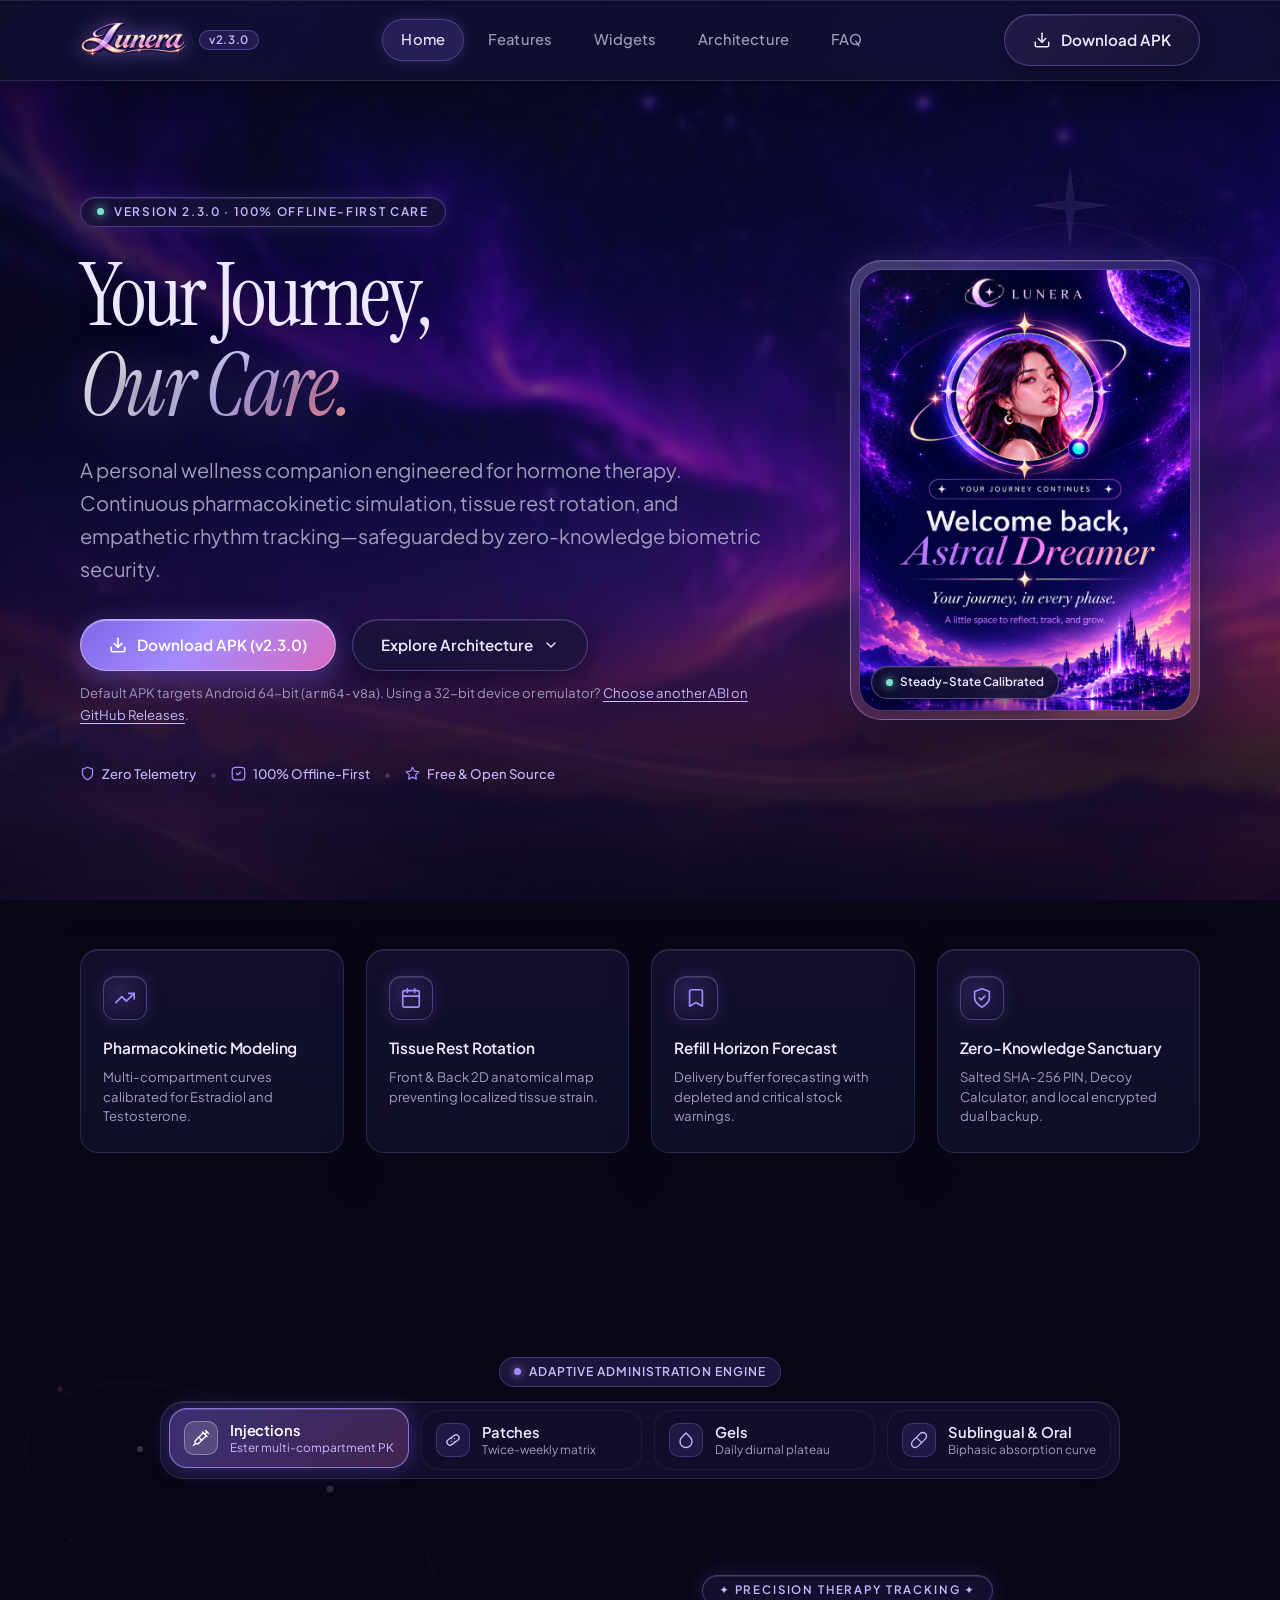
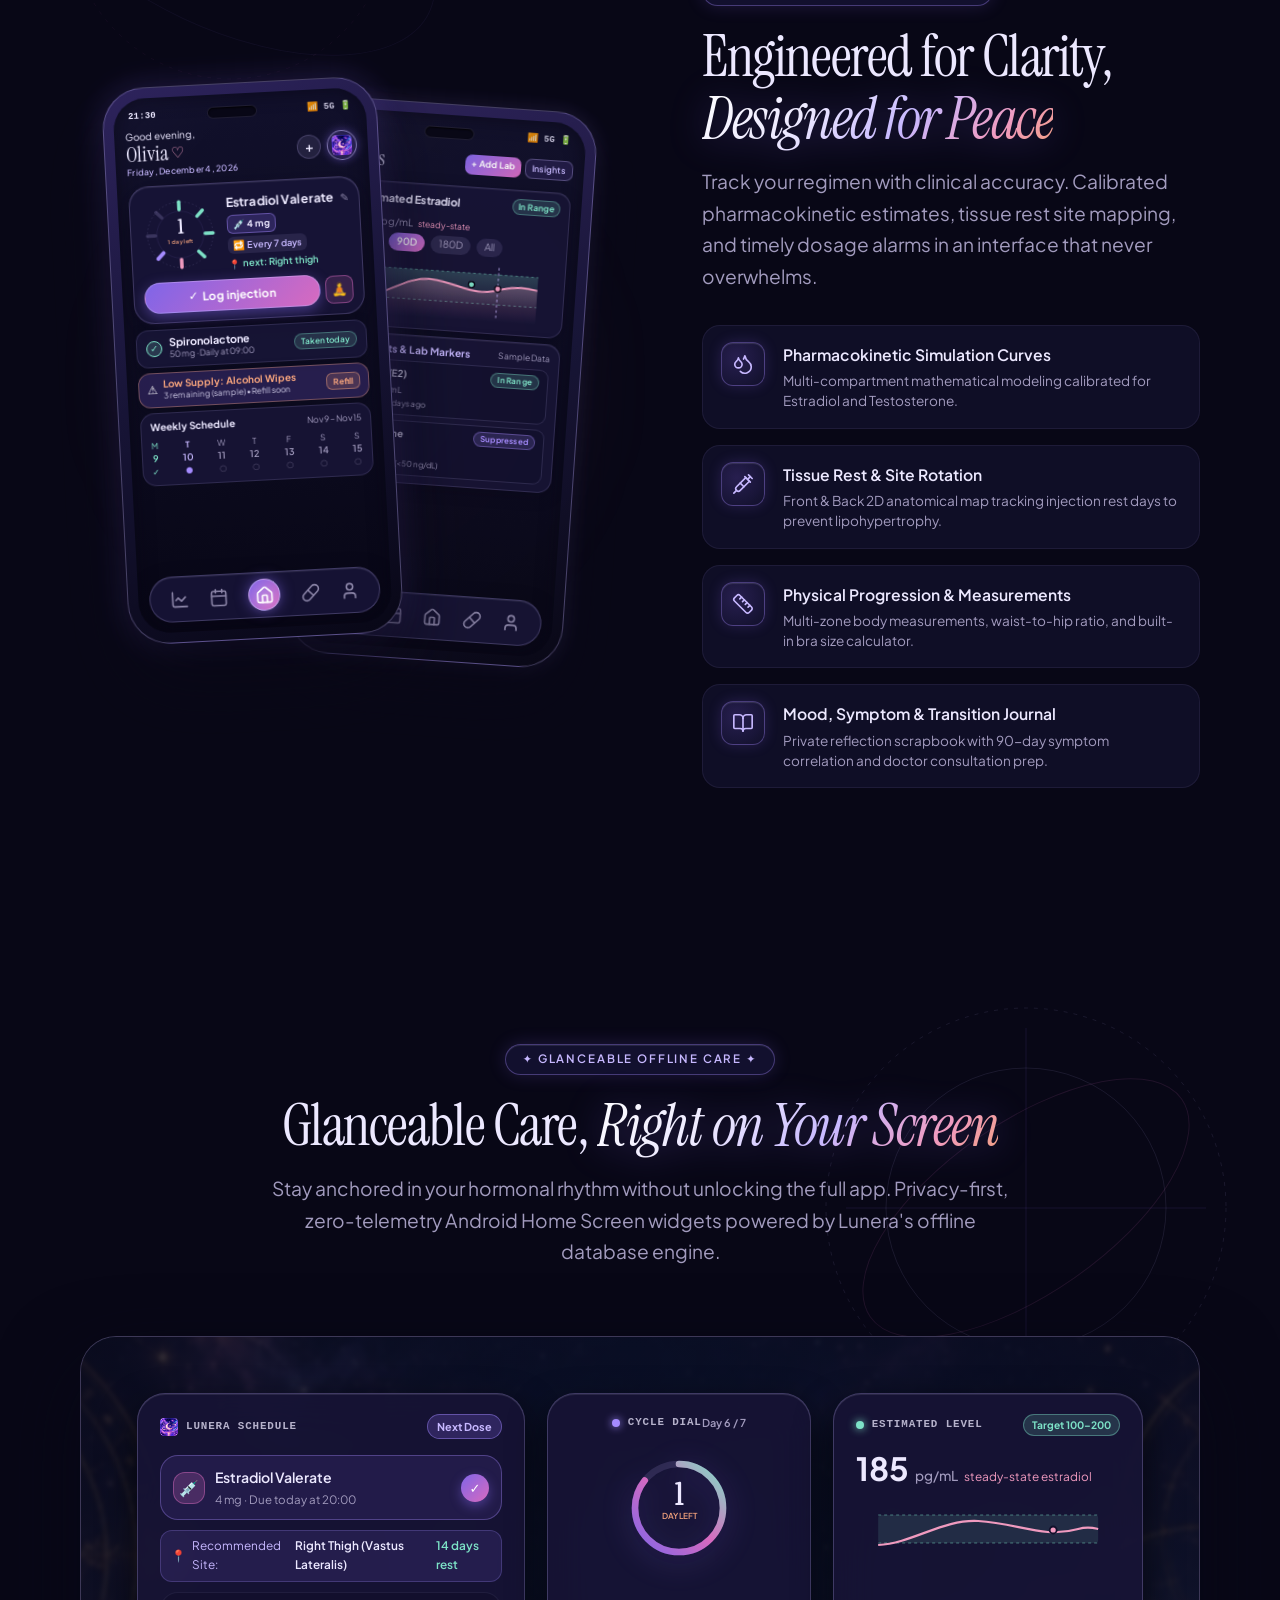
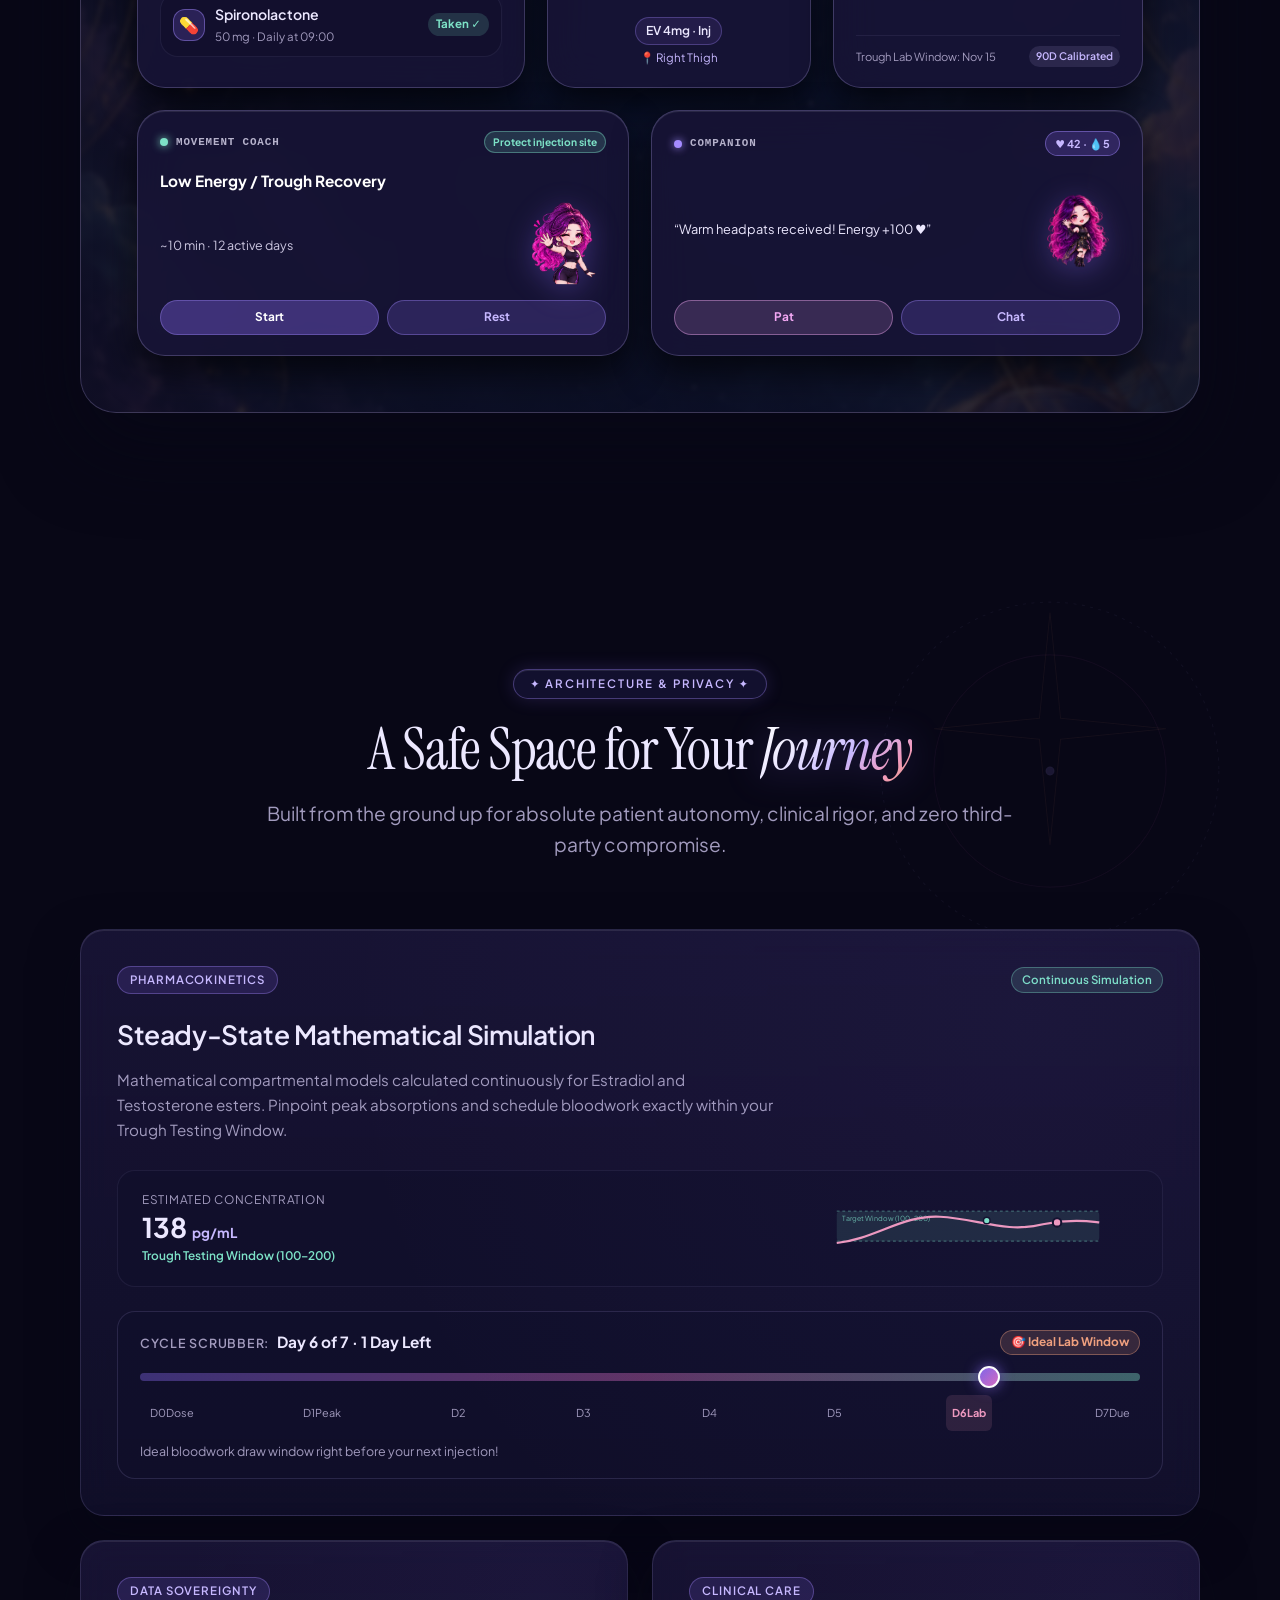
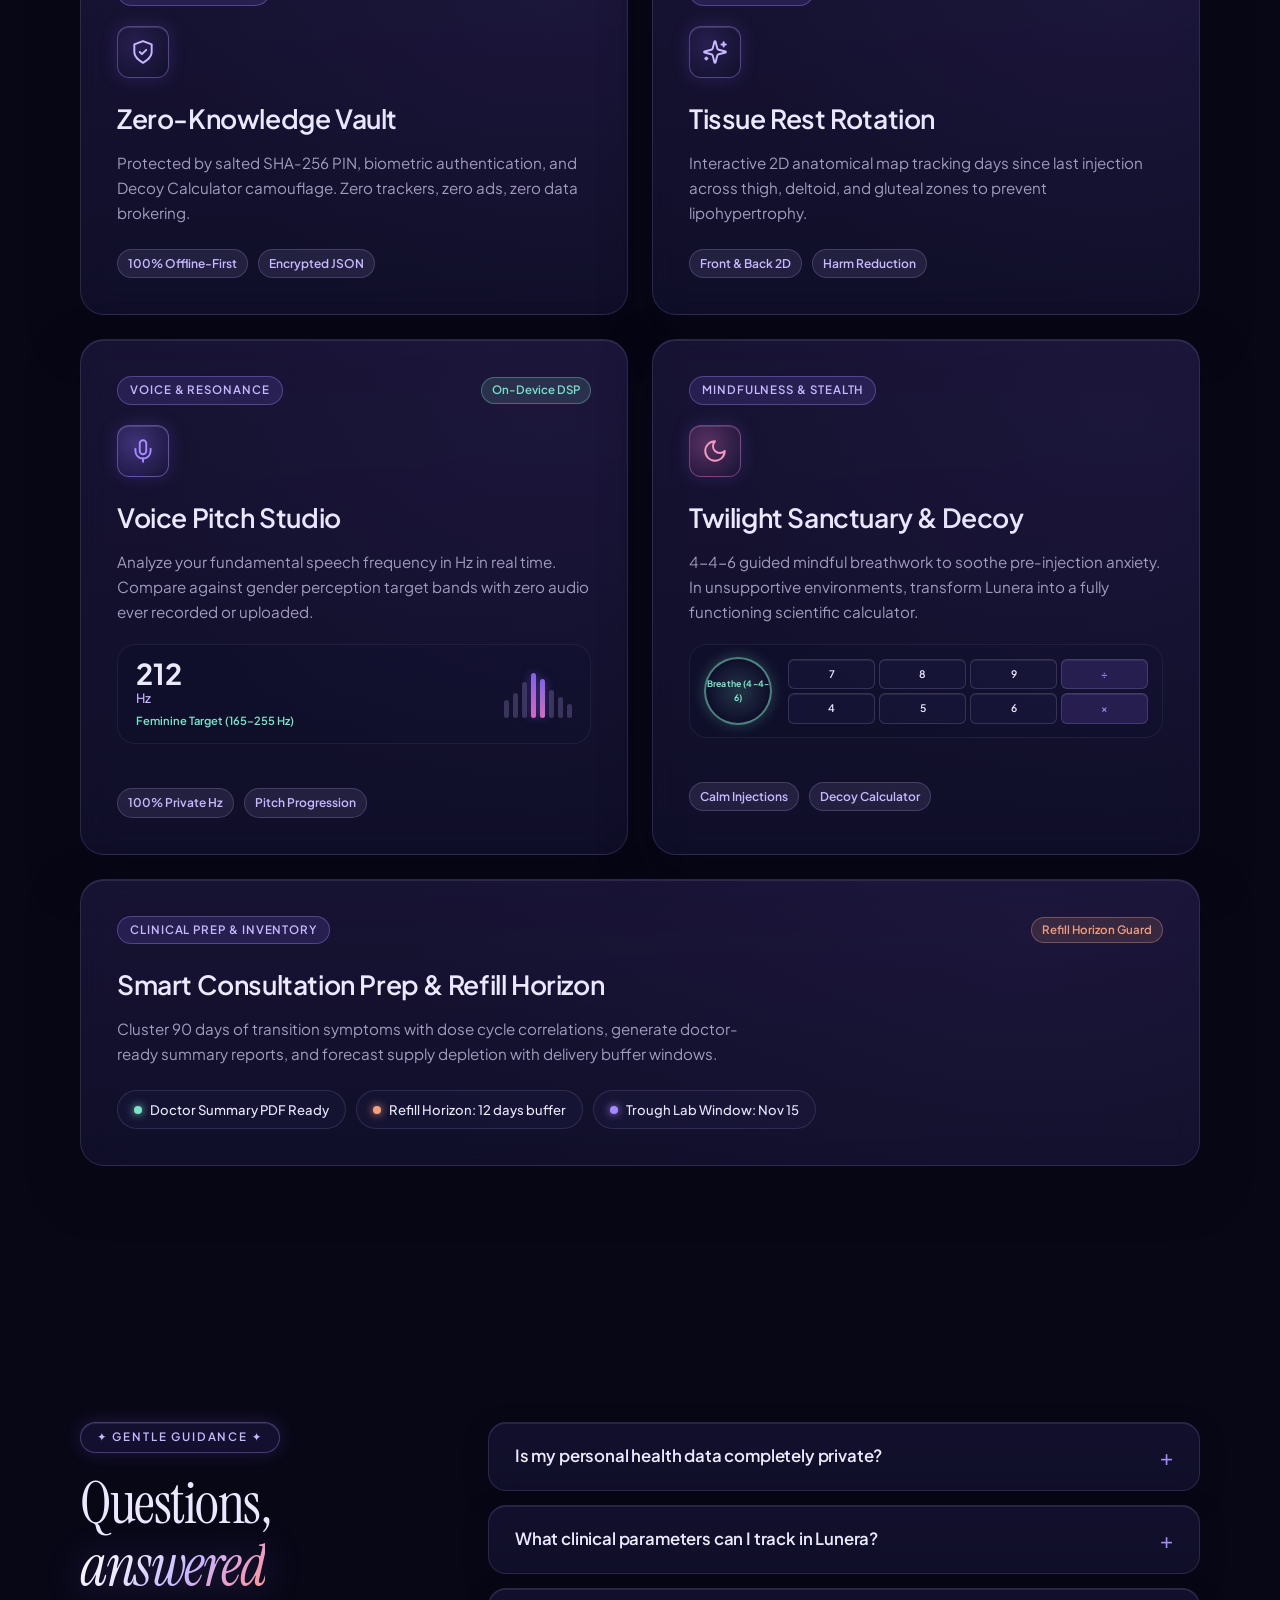
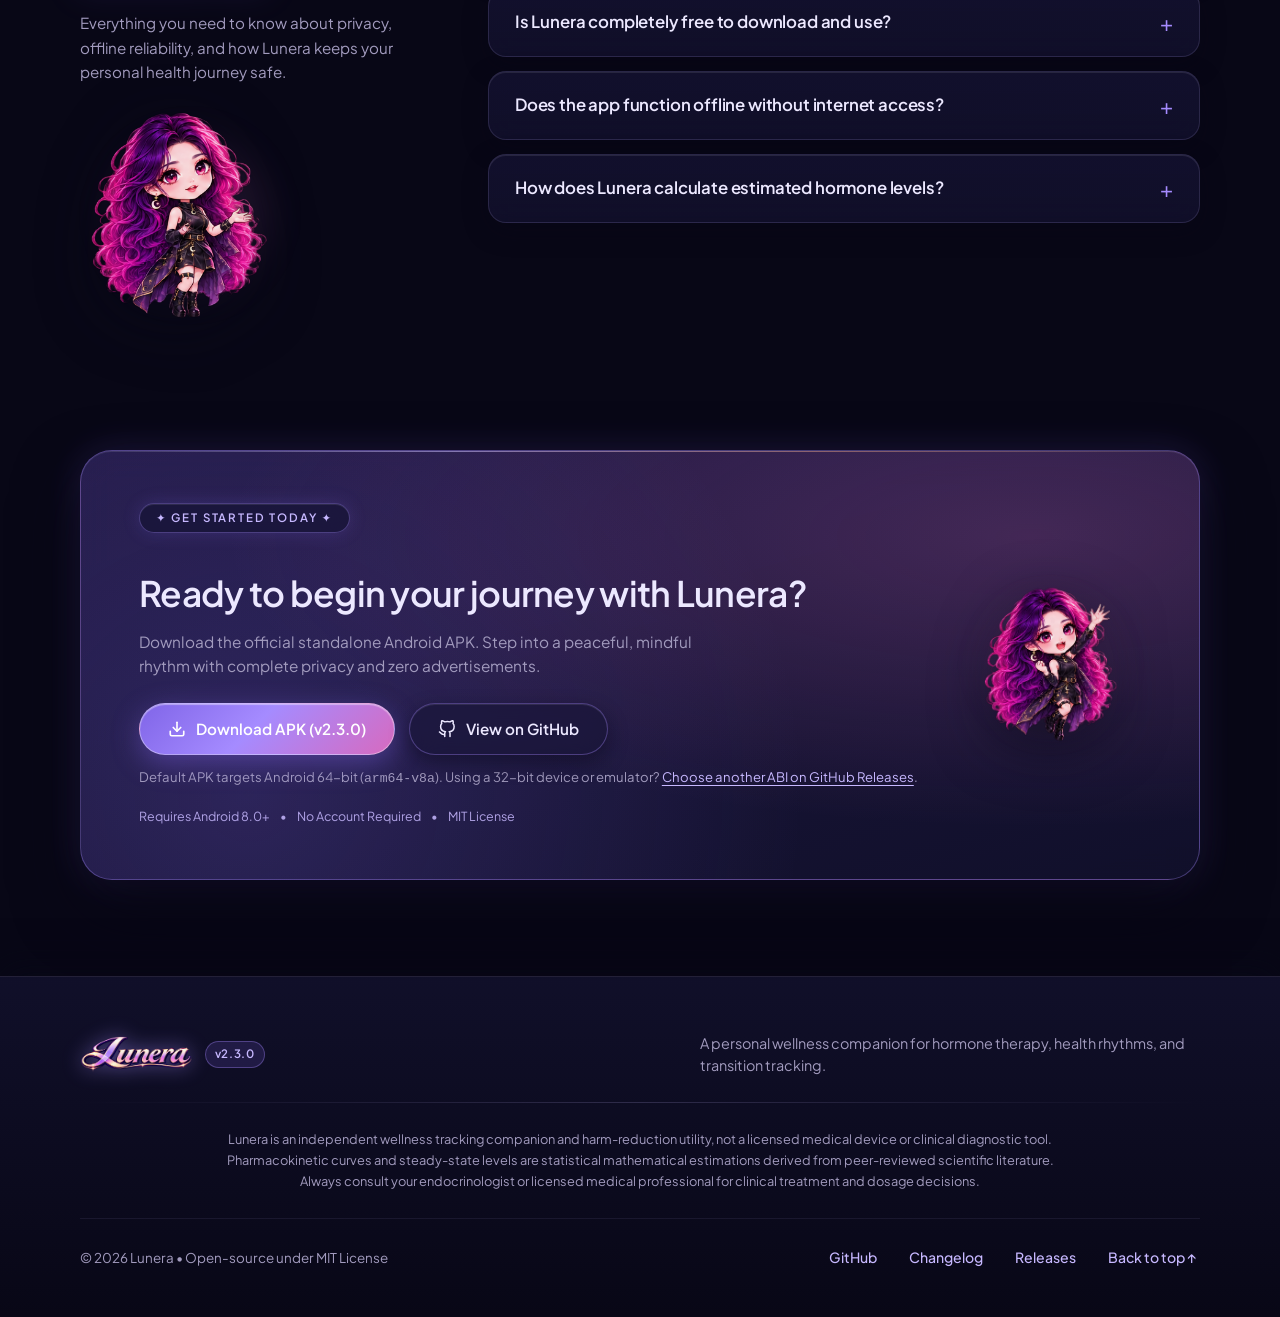
<file: docs/index.html>
<!DOCTYPE html>
<html lang="en">
<head>
  <meta charset="utf-8">
  <meta name="viewport" content="width=device-width, initial-scale=1, viewport-fit=cover">
  <title>Lunera — Your Journey, Our Care | Hormone Therapy &amp; Wellness Companion</title>
  <meta name="description" content="Lunera is a private, clinical-grade wellness companion for hormone therapy. Pharmacokinetic modeling, tissue rest rotation, and empathetic rhythm tracking—safeguarded by biometric security.">
  <meta name="keywords" content="Lunera, HRT tracker, hormone therapy, estradiol, testosterone, pharmacokinetic simulation, bra size calculator, privacy health app, offline first, eternal dusk">
  <meta name="author" content="Lunera">
  <meta name="theme-color" content="#080716">

  <!-- Open Graph / Social Meta -->
  <meta property="og:type" content="website">
  <meta property="og:title" content="Lunera — Your Journey, Our Care">
  <meta property="og:description" content="A private, clinical-grade wellness companion for your HRT journey. Pharmacokinetic modeling, tissue rest rotation, and biometric security.">
  <meta property="og:image" content="images/logo.png">
  <meta name="twitter:card" content="summary_large_image">
  <meta name="twitter:title" content="Lunera — Your Journey, Our Care">
  <meta name="twitter:description" content="A personal health companion for your HRT journey.">
  <meta name="twitter:image" content="images/logo.png">

  <!-- Favicon -->
  <link rel="icon" type="image/png" href="images/icon.png">

  <!-- Fonts: Instrument Serif & Plus Jakarta Sans (Eternal Dusk) -->
  <link rel="preconnect" href="https://fonts.googleapis.com">
  <link rel="preconnect" href="https://fonts.gstatic.com" crossorigin>
  <link href="https://fonts.googleapis.com/css2?family=Instrument+Serif:ital@0;1&family=Plus+Jakarta+Sans:wght@300;400;500;600;700&display=swap" rel="stylesheet">

  <!-- Stylesheet -->
  <link rel="stylesheet" href="style.css">
</head>
<body>
  <a class="skip-link" href="#main-content">Skip to main content</a>
  <!-- Ambient Atmospheric Lighting Elements -->
  <div class="ambient-mesh" aria-hidden="true">
    <div class="mesh-glow glow-top-right"></div>
    <div class="mesh-glow glow-mid-left"></div>
    <div class="mesh-glow glow-bottom-right"></div>
  </div>

  <!-- Site Header (Floating Frosted Glass Navigation Bar) -->
  <header class="site-header" id="site-header">
    <div class="nav-wrap">
      <a class="logo" href="#home" aria-label="Lunera home">
        <img src="images/lunera_text.png" alt="Lunera" class="logo-wordmark-img">
        <span class="app-version-tag">v2.3.0</span>
      </a>
      <nav aria-label="Main Navigation">
        <ul class="nav-list">
          <li><a class="nav-link on" href="#home"><span>Home</span></a></li>
          <li><a class="nav-link" href="#features"><span>Features</span></a></li>
          <li><a class="nav-link" href="#widgets"><span>Widgets</span></a></li>
          <li><a class="nav-link" href="#architecture"><span>Architecture</span></a></li>
          <li><a class="nav-link" href="#faq"><span>FAQ</span></a></li>
        </ul>
      </nav>
      <div class="header-action-group">
        <a class="btn btn-header-cta apk-download-btn" href="https://github.com/valynlove/lunera/releases/latest/download/Lunera.apk">
          <span class="btn-shimmer" aria-hidden="true"></span>
          <svg class="btn-svg-ico" viewBox="0 0 24 24" fill="none" stroke="currentColor" stroke-width="2" stroke-linecap="round" stroke-linejoin="round" aria-hidden="true">
            <path d="M21 15v4a2 2 0 0 1-2 2H5a2 2 0 0 1-2-2v-4"/>
            <polyline points="7 10 12 15 17 10"/>
            <line x1="12" y1="15" x2="12" y2="3"/>
          </svg>
          <span>Download APK</span>
        </a>
        <button class="nav-toggle" id="nav-toggle" type="button" aria-expanded="false" aria-controls="mobile-nav-drawer" aria-label="Toggle navigation menu">
          <span class="nav-toggle-bar" aria-hidden="true"></span>
          <span class="nav-toggle-bar" aria-hidden="true"></span>
          <span class="nav-toggle-bar" aria-hidden="true"></span>
        </button>
      </div>
    </div>
    <div class="mobile-nav-drawer" id="mobile-nav-drawer" hidden>
      <nav aria-label="Mobile Navigation">
        <ul class="mobile-nav-list">
          <li><a class="mobile-nav-link on" href="#home">Home</a></li>
          <li><a class="mobile-nav-link" href="#features">Features</a></li>
          <li><a class="mobile-nav-link" href="#widgets">Widgets</a></li>
          <li><a class="mobile-nav-link" href="#architecture">Architecture</a></li>
          <li><a class="mobile-nav-link" href="#faq">FAQ</a></li>
        </ul>
        <a class="btn btn-primary mobile-nav-cta apk-download-btn" href="https://github.com/valynlove/lunera/releases/latest/download/Lunera.apk">
          <span>Download APK (v2.3.0)</span>
        </a>
      </nav>
    </div>
  </header>

  <main id="main-content">

  <!-- Hero Section (Spacious Editorial Art Direction) -->
  <section class="hero" id="home">
    <div class="hero-backdrop" aria-hidden="true"></div>
    <div class="hero-inner">
      <!-- Eternal Dusk Orbital Watermark -->
      <svg class="bg-watermark wm-hero" viewBox="0 0 400 400" fill="none" stroke="rgba(199,184,255,0.12)" stroke-width="1" aria-hidden="true">
        <circle cx="200" cy="200" r="180" stroke-dasharray="3 4"/>
        <circle cx="200" cy="200" r="140"/>
        <circle cx="200" cy="200" r="95" stroke-dasharray="2 3" stroke="rgba(215,106,191,0.14)"/>
        <circle cx="200" cy="200" r="45"/>
        <line x1="20" y1="200" x2="380" y2="200" stroke="rgba(165,139,255,0.08)"/>
        <line x1="200" y1="20" x2="200" y2="380" stroke="rgba(165,139,255,0.08)"/>
        <ellipse cx="200" cy="200" rx="180" ry="70" transform="rotate(-30 200 200)" stroke="rgba(242,161,124,0.12)"/>
        <polygon points="200,10 204,40 234,44 204,48 200,78 196,48 166,44 196,40" fill="rgba(199,184,255,0.16)"/>
      </svg>

      <div class="hero-copy">
        <div class="hero-kicker">
          <span class="kicker-glow-dot" aria-hidden="true"></span>
          <span>Version 2.3.0 · 100% Offline-First Care</span>
        </div>
        <h1 class="hero-title">
          Your Journey,<br>
          <em class="hero-title-accent">Our Care.</em>
        </h1>
        <p class="hero-lead">
          A personal wellness companion engineered for hormone therapy. Continuous pharmacokinetic simulation, tissue rest rotation, and empathetic rhythm tracking—safeguarded by zero-knowledge biometric security.
        </p>
        <div class="hero-actions">
          <a class="btn btn-primary apk-download-btn" id="hero-download-btn" href="https://github.com/valynlove/lunera/releases/latest/download/Lunera.apk">
            <span class="btn-shimmer" aria-hidden="true"></span>
            <svg class="btn-svg-ico" viewBox="0 0 24 24" fill="none" stroke="currentColor" stroke-width="2.2" stroke-linecap="round" stroke-linejoin="round" aria-hidden="true">
              <path d="M21 15v4a2 2 0 0 1-2 2H5a2 2 0 0 1-2-2v-4"/>
              <polyline points="7 10 12 15 17 10"/>
              <line x1="12" y1="15" x2="12" y2="3"/>
            </svg>
            <span>Download APK</span>
          </a>
          <a class="btn btn-secondary" href="#features">
            <span>Explore Architecture</span>
            <svg class="btn-arrow" viewBox="0 0 24 24" fill="none" stroke="currentColor" stroke-width="2" stroke-linecap="round" stroke-linejoin="round" aria-hidden="true">
              <polyline points="6 9 12 15 18 9"/>
            </svg>
          </a>
        </div>
        <p class="hero-abi-note abi-note">
          Default APK targets Android 64-bit (<code>arm64-v8a</code>). Using a 32-bit device or emulator?
          <a href="https://github.com/valynlove/lunera/releases/latest" target="_blank" rel="noopener noreferrer">Choose another ABI on GitHub Releases</a>.
        </p>
        <div class="hero-proof-bar">
          <div class="proof-item">
            <svg class="proof-icon" viewBox="0 0 24 24" fill="none" stroke="currentColor" stroke-width="2" stroke-linecap="round" stroke-linejoin="round" aria-hidden="true">
              <path d="M12 22s8-4 8-10V5l-8-3-8 3v7c0 6 8 10 8 10z"/>
            </svg>
            <span>Zero Telemetry</span>
          </div>
          <span class="proof-dot" aria-hidden="true">•</span>
          <div class="proof-item">
            <svg class="proof-icon" viewBox="0 0 24 24" fill="none" stroke="currentColor" stroke-width="2" stroke-linecap="round" stroke-linejoin="round" aria-hidden="true">
              <rect x="2" y="2" width="20" height="20" rx="5" ry="5"/>
              <path d="m9 12 2 2 4-4"/>
            </svg>
            <span>100% Offline-First</span>
          </div>
          <span class="proof-dot" aria-hidden="true">•</span>
          <div class="proof-item">
            <svg class="proof-icon" viewBox="0 0 24 24" fill="none" stroke="currentColor" stroke-width="2" stroke-linecap="round" stroke-linejoin="round" aria-hidden="true">
              <polygon points="12 2 15.09 8.26 22 9.27 17 14.14 18.18 21.02 12 17.77 5.82 21.02 7 14.14 2 9.27 8.91 8.26 12 2"/>
            </svg>
            <span>Free &amp; Open Source</span>
          </div>
        </div>
      </div>

      <div class="hero-card-wrap">
        <figure class="hero-showcase-card">
          <img src="images/hero_card_dusk.jpg" alt="Lunera Eternal Dusk companion showcase card" loading="eager" width="768" height="1024" fetchpriority="high">
          <div class="hero-card-sheen" aria-hidden="true"></div>
          <div class="hero-card-floating-badge" aria-hidden="true">
            <span class="badge-dot-mint"></span>
            <span>Steady-State Calibrated</span>
          </div>
        </figure>
      </div>
    </div>
  </section>

  <div class="wrap">
    <!-- Highlights & Architectural Telemetry Strip -->
    <section class="telemetry-strip" aria-label="Core Capabilities">
      <h2 class="sr-only">Core Capabilities</h2>
      <div class="telemetry-grid">
        <div class="telemetry-card">
          <div class="telemetry-icon-box">
            <svg class="lucide-ico" viewBox="0 0 24 24" fill="none" stroke="currentColor" stroke-width="1.8" stroke-linecap="round" stroke-linejoin="round" aria-hidden="true">
              <polyline points="22 7 13.5 15.5 8.5 10.5 2 17"/>
              <polyline points="16 7 22 7 22 13"/>
            </svg>
          </div>
          <div class="telemetry-content">
            <h3 class="telemetry-title">Pharmacokinetic Modeling</h3>
            <p class="telemetry-desc">Multi-compartment curves calibrated for Estradiol and Testosterone.</p>
          </div>
        </div>

        <div class="telemetry-card">
          <div class="telemetry-icon-box">
            <svg class="lucide-ico" viewBox="0 0 24 24" fill="none" stroke="currentColor" stroke-width="1.8" stroke-linecap="round" stroke-linejoin="round" aria-hidden="true">
              <path d="M8 2v4"/>
              <path d="M16 2v4"/>
              <rect width="18" height="18" x="3" y="4" rx="2"/>
              <path d="M3 10h18"/>
            </svg>
          </div>
          <div class="telemetry-content">
            <h3 class="telemetry-title">Tissue Rest Rotation</h3>
            <p class="telemetry-desc">Front &amp; Back 2D anatomical map preventing localized tissue strain.</p>
          </div>
        </div>

        <div class="telemetry-card">
          <div class="telemetry-icon-box">
            <svg class="lucide-ico" viewBox="0 0 24 24" fill="none" stroke="currentColor" stroke-width="1.8" stroke-linecap="round" stroke-linejoin="round" aria-hidden="true">
              <path d="m19 21-7-4-7 4V5a2 2 0 0 1 2-2h10a2 2 0 0 1 2 2v16z"/>
            </svg>
          </div>
          <div class="telemetry-content">
            <h3 class="telemetry-title">Refill Horizon Forecast</h3>
            <p class="telemetry-desc">Delivery buffer forecasting with depleted and critical stock warnings.</p>
          </div>
        </div>

        <div class="telemetry-card">
          <div class="telemetry-icon-box">
            <svg class="lucide-ico" viewBox="0 0 24 24" fill="none" stroke="currentColor" stroke-width="1.8" stroke-linecap="round" stroke-linejoin="round" aria-hidden="true">
              <path d="M12 22s8-4 8-10V5l-8-3-8 3v7c0 6 8 10 8 10z"/>
              <path d="m9 12 2 2 4-4"/>
            </svg>
          </div>
          <div class="telemetry-content">
            <h3 class="telemetry-title">Zero-Knowledge Sanctuary</h3>
            <p class="telemetry-desc">Salted SHA-256 PIN, Decoy Calculator, and local encrypted dual backup.</p>
          </div>
        </div>
      </div>
    </section>

    <!-- Comprehensive HRT Tracking Section (Dual Interactive In-App Mockups) -->
    <section class="track" id="features">
      <!-- Constellation Map Watermark -->
      <svg class="bg-watermark wm-track" viewBox="0 0 500 500" fill="none" stroke="rgba(165,139,255,0.12)" stroke-width="1" aria-hidden="true">
        <ellipse cx="250" cy="250" rx="220" ry="110" transform="rotate(25 250 250)"/>
        <circle cx="250" cy="250" r="160" stroke-dasharray="4 6" stroke="rgba(215,106,191,0.12)"/>
        <line x1="80" y1="120" x2="160" y2="180"/>
        <line x1="160" y1="180" x2="270" y2="140"/>
        <line x1="270" y1="140" x2="350" y2="220"/>
        <line x1="350" y1="220" x2="420" y2="190"/>
        <circle cx="80" cy="120" r="2.5" fill="rgba(242,161,124,0.35)"/>
        <circle cx="160" cy="180" r="3" fill="rgba(236,232,255,0.45)"/>
        <circle cx="270" cy="140" r="2.5" fill="rgba(215,106,191,0.35)"/>
        <circle cx="350" cy="220" r="3.5" fill="rgba(236,232,255,0.5)"/>
        <circle cx="420" cy="190" r="2.5" fill="rgba(199,184,255,0.4)"/>
      </svg>

      <!-- Multi-Route Administration Selector Pill Bar -->
      <div class="route-switcher-wrap" aria-label="Administration Routes">
        <div class="route-switcher-kicker">
          <span class="route-pulse-dot" aria-hidden="true"></span>
          <span>Adaptive Administration Engine</span>
        </div>
        <div class="route-pills-bar" role="tablist" aria-label="Select therapy route">
          <button class="route-pill active" data-route="inj" role="tab" aria-selected="true" title="Intramuscular & Subcutaneous Injections">
            <span class="route-pill-ico" aria-hidden="true">
              <svg viewBox="0 0 24 24" fill="none" stroke="currentColor" stroke-width="1.8" stroke-linecap="round" stroke-linejoin="round"><path d="m18 2 4 4"/><path d="m17 7 3-3"/><path d="M19 9 8.7 19.3c-1 1-2.5 1-3.4 0l-.6-.6c-1-1-1-2.5 0-3.4L15 5"/><path d="m9 11 4 4"/><path d="m5 19-3 3"/><path d="m14 4 6 6"/></svg>
            </span>
            <div class="route-pill-text">
              <strong class="route-pill-name">Injections</strong>
              <span class="route-pill-detail">Ester multi-compartment PK</span>
            </div>
          </button>
          <button class="route-pill" data-route="patch" role="tab" aria-selected="false" title="Transdermal Matrix Patches">
            <span class="route-pill-ico" aria-hidden="true">
              <svg viewBox="0 0 24 24" fill="none" stroke="currentColor" stroke-width="1.8" stroke-linecap="round" stroke-linejoin="round"><rect x="3" y="8" width="18" height="8" rx="4" transform="rotate(-35 12 12)"/><path d="M10 10h.01"/><path d="M14 14h.01"/><path d="M14 10h.01"/><path d="M10 14h.01"/></svg>
            </span>
            <div class="route-pill-text">
              <strong class="route-pill-name">Patches</strong>
              <span class="route-pill-detail">Twice-weekly matrix</span>
            </div>
          </button>
          <button class="route-pill" data-route="gel" role="tab" aria-selected="false" title="Transdermal Gel Application">
            <span class="route-pill-ico" aria-hidden="true">
              <svg viewBox="0 0 24 24" fill="none" stroke="currentColor" stroke-width="1.8" stroke-linecap="round" stroke-linejoin="round"><path d="M12 2.69l5.66 5.66a8 8 0 1 1-11.31 0z"/></svg>
            </span>
            <div class="route-pill-text">
              <strong class="route-pill-name">Gels</strong>
              <span class="route-pill-detail">Daily diurnal plateau</span>
            </div>
          </button>
          <button class="route-pill" data-route="oral" role="tab" aria-selected="false" title="Sublingual & Oral Micronized">
            <span class="route-pill-ico" aria-hidden="true">
              <svg viewBox="0 0 24 24" fill="none" stroke="currentColor" stroke-width="1.8" stroke-linecap="round" stroke-linejoin="round"><path d="m10.5 20.5 10-10a4.95 4.95 0 1 0-7-7l-10 10a4.95 4.95 0 1 0 7 7Z"/><path d="m8.5 8.5 7 7"/></svg>
            </span>
            <div class="route-pill-text">
              <strong class="route-pill-name">Sublingual &amp; Oral</strong>
              <span class="route-pill-detail">Biphasic absorption curve</span>
            </div>
          </button>
        </div>
        <span class="sr-only" id="route-live-status" aria-live="polite"></span>
      </div>

      <div class="phones" aria-hidden="true">
        <!-- Phone Mockup A: Home Screen (Foreground) -->
        <div class="phone a">
          <div class="screen phone-screen-app">
            <!-- Hardware Device Status Bar -->
            <div class="device-status-bar">
              <span class="status-time" id="phone-time-display">9:41</span>
              <span class="device-notch" aria-hidden="true"></span>
              <span class="status-icons">📶 5G 🔋</span>
            </div>

            <!-- In-App Home Header -->
            <div class="phone-header-row">
              <div class="phone-header-left">
                <span class="phone-header-greet" id="phone-greet-display">Good evening,</span>
                <span class="phone-header-name">Olivia <span class="phone-heart">♡</span></span>
                <span class="phone-header-date" id="phone-date-display">Monday, 9 November 2026</span>
              </div>
              <div class="phone-header-actions">
                <span class="phone-add-btn" title="Add Therapy">+</span>
                <div class="phone-avatar-badge">
                  <img src="images/logo.png" alt="Eternal Dusk Profile" class="phone-avatar-img" width="512" height="512">
                </div>
              </div>
            </div>

            <!-- Authentic Lunera DoseCard -->
            <div class="phone-dose-main-card">
              <div class="dose-card-top">
                <!-- Radial Cycle Dial -->
                <div class="dose-dial-wrap">
                  <svg class="phone-dial-svg" id="mockup-dial-svg" viewBox="0 0 100 100">
                    <circle cx="50" cy="50" r="42" fill="none" stroke="rgba(199,184,255,0.16)" stroke-width="1" stroke-dasharray="2,3"/>
                    <circle cx="50" cy="50" r="30" fill="none" stroke="rgba(165,139,255,0.14)" stroke-width="0.8"/>
                    <line x1="50" y1="8" x2="50" y2="18" stroke="#7DE2C7" stroke-width="4.5" stroke-linecap="round"/>
                    <line x1="79.7" y1="20.3" x2="72.6" y2="27.4" stroke="#7DE2C7" stroke-width="4.5" stroke-linecap="round"/>
                    <line x1="92" y1="50" x2="82" y2="50" stroke="#7DE2C7" stroke-width="4.5" stroke-linecap="round"/>
                    <line x1="79.7" y1="79.7" x2="72.6" y2="72.6" stroke="#7DE2C7" stroke-width="4.5" stroke-linecap="round"/>
                    <line x1="50" y1="92" x2="50" y2="82" stroke="#F09ABF" stroke-width="4.5" stroke-linecap="round"/>
                    <line x1="20.3" y1="79.7" x2="27.4" y2="72.6" stroke="#A58BFF" stroke-width="5" stroke-linecap="round"/>
                    <line x1="8" y1="50" x2="18" y2="50" stroke="rgba(199,184,255,0.20)" stroke-width="4.5" stroke-linecap="round"/>
                    <line x1="20.3" y1="20.3" x2="27.4" y2="27.4" stroke="rgba(199,184,255,0.20)" stroke-width="4.5" stroke-linecap="round"/>
                    <text x="50" y="49" id="mockup-dial-num" text-anchor="middle" font-family="'Instrument Serif', Georgia, serif" font-size="26" font-weight="600" fill="#ECE8FF">1</text>
                    <text x="50" y="61" id="mockup-dial-sub" text-anchor="middle" font-family="'Plus Jakarta Sans', sans-serif" font-size="7" font-weight="600" fill="#F2A17C" letter-spacing="0.4">1 day left</text>
                  </svg>
                </div>

                <!-- Therapy Details & Presets -->
                <div class="dose-info-wrap">
                  <div class="dose-title-row">
                    <span class="dose-therapy-name" id="mockup-therapy-name">Estradiol Valerate</span>
                    <span class="dose-edit-ico">✎</span>
                  </div>
                  <div class="dose-pills-row">
                    <span class="dose-pill-peony" id="mockup-dose-pill-main">
                      <span class="dose-pill-ico" id="mockup-dose-ico">💉</span>
                      <span id="mockup-dose-amount">4 mg</span>
                    </span>
                    <span class="dose-pill-subtle" id="mockup-dose-pill-interval">
                      <span class="dose-pill-ico">🔁</span>
                      <span id="mockup-dose-schedule">Every 7 days</span>
                    </span>
                  </div>
                  <div class="dose-site-row">
                    <span class="dose-site-ico">📍</span>
                    <span class="dose-site-text" id="mockup-dose-site">next: Right thigh</span>
                  </div>
                </div>
              </div>

              <!-- Primary Log Injection + Guided Calm Injection Button -->
              <div class="dose-actions-row">
                <div class="dose-log-btn">
                  <span class="dose-btn-ico">✓</span>
                  <span>Log injection</span>
                </div>
                <div class="dose-calm-btn" title="Guided Calm Injection">
                  <span>🧘</span>
                </div>
              </div>
            </div>

            <!-- Secondary Daily Oral Therapy (Spironolactone) -->
            <div class="phone-secondary-dose-card">
              <div class="sec-dose-left">
                <span class="sec-dose-check">✓</span>
                <div class="sec-dose-meta">
                  <strong class="sec-dose-name">Spironolactone</strong>
                  <span class="sec-dose-sub">50 mg · Daily at 09:00</span>
                </div>
              </div>
              <span class="sec-dose-badge">Taken today</span>
            </div>

            <!-- In-App Low Supply Alert -->
            <div class="phone-supply-alert">
              <span class="supply-alert-ico">⚠️</span>
              <div class="supply-alert-info">
                <strong class="supply-alert-title">Low Supply: Alcohol Wipes</strong>
                <span class="supply-alert-sub">3 remaining (sample) • Refill soon</span>
              </div>
              <span class="supply-alert-badge">Refill</span>
            </div>

            <!-- Weekly Schedule Overview -->
            <div class="home-week-card">
              <div class="home-week-hdr">
                <span class="home-week-title">Weekly Schedule</span>
                <span class="home-week-sub">Nov 9 – Nov 15</span>
              </div>
              <div class="home-week-days">
                <div class="week-day-col done">
                  <span class="w-day">M</span>
                  <span class="w-num">9</span>
                  <span class="w-dot done">✓</span>
                </div>
                <div class="week-day-col active">
                  <span class="w-day">T</span>
                  <span class="w-num">10</span>
                  <span class="w-dot active">●</span>
                </div>
                <div class="week-day-col">
                  <span class="w-day">W</span>
                  <span class="w-num">11</span>
                  <span class="w-dot">○</span>
                </div>
                <div class="week-day-col">
                  <span class="w-day">T</span>
                  <span class="w-num">12</span>
                  <span class="w-dot">○</span>
                </div>
                <div class="week-day-col">
                  <span class="w-day">F</span>
                  <span class="w-num">13</span>
                  <span class="w-dot">○</span>
                </div>
                <div class="week-day-col">
                  <span class="w-day">S</span>
                  <span class="w-num">14</span>
                  <span class="w-dot">○</span>
                </div>
                <div class="week-day-col">
                  <span class="w-day">S</span>
                  <span class="w-num">15</span>
                  <span class="w-dot">○</span>
                </div>
              </div>
            </div>

            <!-- 5-Tab Floating Dock -->
            <div class="phone-dock">
              <svg class="dock-ico" viewBox="0 0 24 24" fill="none" stroke="currentColor" stroke-width="2" stroke-linecap="round" stroke-linejoin="round" aria-label="Levels">
                <path d="M3 3v16a2 2 0 0 0 2 2h16"/>
                <path d="m19 9-5 5-4-4-3 3"/>
              </svg>
              <svg class="dock-ico" viewBox="0 0 24 24" fill="none" stroke="currentColor" stroke-width="2" stroke-linecap="round" stroke-linejoin="round" aria-label="Calendar">
                <path d="M8 2v4"/>
                <path d="M16 2v4"/>
                <rect width="18" height="18" x="3" y="4" rx="2"/>
                <path d="M3 10h18"/>
              </svg>
              <div class="dock-ico-active-wrap">
                <svg class="dock-ico dock-active" viewBox="0 0 24 24" fill="none" stroke="currentColor" stroke-width="2" stroke-linecap="round" stroke-linejoin="round" aria-label="Home">
                  <path d="M15 21v-8a1 1 0 0 0-1-1h-4a1 1 0 0 0-1 1v8"/>
                  <path d="M3 10a2 2 0 0 1 .709-1.528l7-5.999a2 2 0 0 1 2.582 0l7 5.999A2 2 0 0 1 21 10v9a2 2 0 0 1-2 2H5a2 2 0 0 1-2-2z"/>
                </svg>
              </div>
              <svg class="dock-ico" viewBox="0 0 24 24" fill="none" stroke="currentColor" stroke-width="2" stroke-linecap="round" stroke-linejoin="round" aria-label="Supplies">
                <path d="m10.5 20.5 10-10a4.95 4.95 0 1 0-7-7l-10 10a4.95 4.95 0 1 0 7 7Z"/>
                <path d="m8.5 8.5 7 7"/>
              </svg>
              <svg class="dock-ico" viewBox="0 0 24 24" fill="none" stroke="currentColor" stroke-width="2" stroke-linecap="round" stroke-linejoin="round" aria-label="More">
                <path d="M19 21v-2a4 4 0 0 0-4-4H9a4 4 0 0 0-4 4v2"/>
                <circle cx="12" cy="7" r="4"/>
              </svg>
            </div>
          </div>
        </div>

        <!-- Phone Mockup B: Levels Screen (Background) -->
        <div class="phone b">
          <div class="screen phone-screen-app">
            <!-- Hardware Device Status Bar -->
            <div class="device-status-bar">
              <span class="status-time">9:41</span>
              <span class="device-notch" aria-hidden="true"></span>
              <span class="status-icons">📶 5G 🔋</span>
            </div>

            <!-- Levels Header Row -->
            <div class="levels-header-row">
              <h4 class="levels-title">Levels</h4>
              <div class="levels-action-btns">
                <span class="levels-add-btn">+ Add Lab</span>
                <span class="levels-insights-btn">Insights</span>
              </div>
            </div>

            <!-- Estimated Hormone Simulation Card -->
            <div class="pcard level-main-card">
              <div class="level-card-top">
                <div class="level-card-title-group">
                  <span class="level-indicator-dot"></span>
                  <span class="level-hormone-name" id="mockup-level-title">Estimated Estradiol</span>
                </div>
                <span class="level-badge-mint" id="mockup-level-badge">In Range</span>
              </div>
              <div class="level-value-row">
                <span class="level-value-num" id="mockup-level-num">185</span>
                <span class="level-value-unit" id="mockup-level-unit">pg/mL</span>
                <span class="level-value-sub" id="mockup-level-sub">steady-state</span>
              </div>
              <div class="level-time-pills">
                <span class="pill">30D</span>
                <span class="pill pill-active">90D</span>
                <span class="pill">180D</span>
                <span class="pill">All</span>
              </div>
              <svg class="ch" viewBox="0 0 200 68">
                <defs>
                  <linearGradient id="chartTargetBand" x1="0" y1="0" x2="0" y2="1">
                    <stop offset="0%" stop-color="#7DE2C7" stop-opacity="0.22"/>
                    <stop offset="100%" stop-color="#7DE2C7" stop-opacity="0.04"/>
                  </linearGradient>
                  <linearGradient id="curveRoseGlow" x1="0" y1="0" x2="0" y2="1">
                    <stop offset="0%" stop-color="#F09ABF" stop-opacity="0.30"/>
                    <stop offset="100%" stop-color="#F09ABF" stop-opacity="0.0"/>
                  </linearGradient>
                </defs>
                <!-- Target therapeutic range 100-200 pg/mL -->
                <rect x="0" y="14" width="200" height="34" fill="url(#chartTargetBand)"/>
                <line x1="0" y1="14" x2="200" y2="14" stroke="#7DE2C7" stroke-width="0.8" stroke-dasharray="3,3" opacity="0.65"/>
                <line x1="0" y1="48" x2="200" y2="48" stroke="#7DE2C7" stroke-width="0.8" stroke-dasharray="3,3" opacity="0.65"/>
                <!-- Shaded area under the pharmacokinetic curve -->
                <path d="M0,50 C30,46 50,22 80,24 C110,26 130,42 160,30 C180,24 195,28 200,29 L200,68 L0,68 Z" fill="url(#curveRoseGlow)"/>
                <!-- Pharmacokinetic simulation curve -->
                <path d="M0,50 C30,46 50,22 80,24 C110,26 130,42 160,30 C180,24 195,28 200,29" fill="none" stroke="#F09ABF" stroke-width="2.2" id="mockup-chart-curve"/>
                <!-- Dashed Now Timeline Marker -->
                <line x1="155" y1="6" x2="155" y2="64" stroke="#C7B8FF" stroke-width="1.2" stroke-dasharray="3,3" opacity="0.75" id="mockup-chart-timeline"/>
                <!-- Current steady-state level marker -->
                <circle cx="155" cy="30" r="3.5" fill="#F09ABF" stroke="#090817" stroke-width="1.5" id="mockup-chart-dot"/>
                <!-- Verified Lab Dot -->
                <circle cx="125" cy="27" r="3.5" fill="#7DE2C7" stroke="#090817" stroke-width="1.5"/>
              </svg>
            </div>

            <!-- Blood Tests & Lab Markers Card -->
            <div class="pcard level-lab-card">
              <div class="level-lab-hdr">
                <span class="level-lab-title">Blood Tests &amp; Lab Markers</span>
                <span class="level-lab-date">Sample Data</span>
              </div>
              <div class="level-lab-grid">
                <div class="level-lab-item">
                  <div class="lab-item-hdr">
                    <span class="lab-name">Estradiol (E2)</span>
                    <span class="lab-badge-mint">In Range</span>
                  </div>
                  <strong class="lab-val">240 <small>pg/mL</small></strong>
                  <span class="lab-hint">Peak level · 7 days ago</span>
                </div>
                <div class="level-lab-item">
                  <div class="lab-item-hdr">
                    <span class="lab-name">Testosterone</span>
                    <span class="lab-badge-gold">Suppressed</span>
                  </div>
                  <strong class="lab-val">35 <small>ng/dL</small></strong>
                  <span class="lab-hint">Female range (&lt;50 ng/dL)</span>
                </div>
              </div>
            </div>

            <!-- 5-Tab Floating Dock -->
            <div class="phone-dock">
              <div class="dock-ico-active-wrap">
                <svg class="dock-ico dock-active" viewBox="0 0 24 24" fill="none" stroke="currentColor" stroke-width="2" stroke-linecap="round" stroke-linejoin="round" aria-label="Levels">
                  <path d="M3 3v16a2 2 0 0 0 2 2h16"/>
                  <path d="m19 9-5 5-4-4-3 3"/>
                </svg>
              </div>
              <svg class="dock-ico" viewBox="0 0 24 24" fill="none" stroke="currentColor" stroke-width="2" stroke-linecap="round" stroke-linejoin="round" aria-label="Calendar">
                <path d="M8 2v4"/>
                <path d="M16 2v4"/>
                <rect width="18" height="18" x="3" y="4" rx="2"/>
                <path d="M3 10h18"/>
              </svg>
              <svg class="dock-ico" viewBox="0 0 24 24" fill="none" stroke="currentColor" stroke-width="2" stroke-linecap="round" stroke-linejoin="round" aria-label="Home">
                <path d="M15 21v-8a1 1 0 0 0-1-1h-4a1 1 0 0 0-1 1v8"/>
                <path d="M3 10a2 2 0 0 1 .709-1.528l7-5.999a2 2 0 0 1 2.582 0l7 5.999A2 2 0 0 1 21 10v9a2 2 0 0 1-2 2H5a2 2 0 0 1-2-2z"/>
              </svg>
              <svg class="dock-ico" viewBox="0 0 24 24" fill="none" stroke="currentColor" stroke-width="2" stroke-linecap="round" stroke-linejoin="round" aria-label="Supplies">
                <path d="m10.5 20.5 10-10a4.95 4.95 0 1 0-7-7l-10 10a4.95 4.95 0 1 0 7 7Z"/>
                <path d="m8.5 8.5 7 7"/>
              </svg>
              <svg class="dock-ico" viewBox="0 0 24 24" fill="none" stroke="currentColor" stroke-width="2" stroke-linecap="round" stroke-linejoin="round" aria-label="More">
                <path d="M19 21v-2a4 4 0 0 0-4-4H9a4 4 0 0 0-4 4v2"/>
                <circle cx="12" cy="7" r="4"/>
              </svg>
            </div>
          </div>
        </div>
      </div>

      <!-- Features Narrative Column -->
      <div class="track-narrative">
        <span class="eyebrow-pill">✦ Precision Therapy Tracking ✦</span>
        <h2 class="section-title">
          Engineered for Clarity,<br>
          <em>Designed for Peace</em>
        </h2>
        <p class="section-lead">
          Track your regimen with clinical accuracy. Calibrated pharmacokinetic estimates, tissue rest site mapping, and timely dosage alarms in an interface that never overwhelms.
        </p>
        <ul class="feature-list">
          <li class="feature-item">
            <div class="feature-ico-box">
              <svg class="lucide-ico" viewBox="0 0 24 24" fill="none" stroke="currentColor" stroke-width="1.8" stroke-linecap="round" stroke-linejoin="round" aria-hidden="true">
                <path d="M7 16.3c2.2 0 4-1.83 4-4.05 0-1.16-.57-2.26-1.71-3.19S7.29 6.75 7 5.3c-.29 1.45-1.14 2.84-2.29 3.76S3 11.1 3 12.25c0 2.22 1.8 4.05 4 4.05z"/>
                <path d="M12.56 6.6A10.97 10.97 0 0 0 14 3.02c.5 2.5 2 4.9 4 6.5s3 3.5 3 5.5a6.98 6.98 0 0 1-11.91 4.97"/>
              </svg>
            </div>
            <div class="feature-text">
              <strong>Pharmacokinetic Simulation Curves</strong>
              <span>Multi-compartment mathematical modeling calibrated for Estradiol and Testosterone.</span>
            </div>
          </li>
          <li class="feature-item">
            <div class="feature-ico-box">
              <svg class="lucide-ico" viewBox="0 0 24 24" fill="none" stroke="currentColor" stroke-width="1.8" stroke-linecap="round" stroke-linejoin="round" aria-hidden="true">
                <path d="m18 2 4 4"/>
                <path d="m17 7 3-3"/>
                <path d="M19 9 8.7 19.3c-1 1-2.5 1-3.4 0l-.6-.6c-1-1-1-2.5 0-3.4L15 5"/>
                <path d="m9 11 4 4"/>
                <path d="m5 19-3 3"/>
                <path d="m14 4 6 6"/>
              </svg>
            </div>
            <div class="feature-text">
              <strong>Tissue Rest &amp; Site Rotation</strong>
              <span>Front &amp; Back 2D anatomical map tracking injection rest days to prevent lipohypertrophy.</span>
            </div>
          </li>
          <li class="feature-item">
            <div class="feature-ico-box">
              <svg class="lucide-ico" viewBox="0 0 24 24" fill="none" stroke="currentColor" stroke-width="1.8" stroke-linecap="round" stroke-linejoin="round" aria-hidden="true">
                <path d="M21.3 15.3a2.4 2.4 0 0 1 0 3.4l-2.6 2.6a2.4 2.4 0 0 1-3.4 0L2.7 8.7a2.41 2.41 0 0 1 0-3.4l2.6-2.6a2.41 2.41 0 0 1 3.4 0Z"/>
                <path d="m14.5 12.5 2-2"/>
                <path d="m11.5 9.5 2-2"/>
                <path d="m8.5 6.5 2-2"/>
                <path d="m17.5 15.5 2-2"/>
              </svg>
            </div>
            <div class="feature-text">
              <strong>Physical Progression &amp; Measurements</strong>
              <span>Multi-zone body measurements, waist-to-hip ratio, and built-in bra size calculator.</span>
            </div>
          </li>
          <li class="feature-item">
            <div class="feature-ico-box">
              <svg class="lucide-ico" viewBox="0 0 24 24" fill="none" stroke="currentColor" stroke-width="1.8" stroke-linecap="round" stroke-linejoin="round" aria-hidden="true">
                <path d="M12 7v14"/>
                <path d="M3 18a1 1 0 0 1-1-1V4a1 1 0 0 1 1-1h5a4 4 0 0 1 4 4 4 4 0 0 1 4-4h5a1 1 0 0 1 1 1v13a1 1 0 0 1-1 1h-6a3 3 0 0 0-3 3 3 3 0 0 0-3-3z"/>
              </svg>
            </div>
            <div class="feature-text">
              <strong>Mood, Symptom &amp; Transition Journal</strong>
              <span>Private reflection scrapbook with 90-day symptom correlation and doctor consultation prep.</span>
            </div>
          </li>
        </ul>
      </div>
    </section>

    <!-- Android Home Screen Widgets Showcase Section -->
    <section class="widgets-showcase" id="widgets" aria-label="Android Home Screen Widgets">
      <!-- Ambient Constellation Watermark -->
      <svg class="bg-watermark wm-widgets" viewBox="0 0 460 460" fill="none" stroke="rgba(199,184,255,0.10)" stroke-width="1" aria-hidden="true">
        <circle cx="230" cy="230" r="200" stroke-dasharray="4 6"/>
        <circle cx="230" cy="230" r="140"/>
        <line x1="50" y1="230" x2="410" y2="230" stroke="rgba(128,101,232,0.12)"/>
        <line x1="230" y1="50" x2="230" y2="410" stroke="rgba(128,101,232,0.12)"/>
        <ellipse cx="230" cy="230" rx="190" ry="85" transform="rotate(-35 230 230)" stroke="rgba(215,106,191,0.12)"/>
      </svg>

      <div class="section-header-center">
        <span class="eyebrow-pill">✦ Glanceable Offline Care ✦</span>
        <h2 class="section-title">Glanceable Care, <em>Right on Your Screen</em></h2>
        <p class="section-lead">
          Stay anchored in your hormonal rhythm without unlocking the full app. Privacy-first, zero-telemetry Android Home Screen widgets powered by Lunera's offline database engine.
        </p>
      </div>

      <div class="widgets-canvas-frame">
        <!-- Celestial Wallpaper Backing -->
        <div class="widgets-wallpaper-bg">
          <img src="images/celestial_bg.jpg" alt="Lunera Celestial Wallpaper" class="widgets-wallpaper-img" loading="lazy" width="576" height="1024">
          <div class="widgets-wallpaper-scrim" aria-hidden="true"></div>
        </div>

        <div class="widgets-grid">
          <!-- Widget 1: ScheduleWidget (Dose Horizon & Injection Site) -->
          <div class="widget-card widget-schedule">
            <div class="widget-hdr">
              <div class="widget-brand">
                <img src="images/icon.png" alt="Lunera icon" class="widget-brand-ico" width="512" height="512">
                <span class="widget-brand-name">LUNERA SCHEDULE</span>
              </div>
              <span class="widget-pill-active">Next Dose</span>
            </div>
            <div class="widget-dose-item current">
              <div class="widget-dose-left">
                <div class="widget-dose-route-badge">💉</div>
                <div class="widget-dose-meta">
                  <div class="widget-dose-title">Estradiol Valerate</div>
                  <div class="widget-dose-sub">4 mg · Due today at 20:00</div>
                </div>
              </div>
              <div class="widget-dose-action">
                <span class="widget-check-btn" title="Quick Log">✓</span>
              </div>
            </div>
            <div class="widget-site-strip">
              <span class="widget-site-pin">📍</span>
              <span class="widget-site-label">Recommended Site:</span>
              <strong class="widget-site-zone">Right Thigh (Vastus Lateralis)</strong>
              <span class="widget-site-rest">14 days rest</span>
            </div>
            <div class="widget-dose-item secondary">
              <div class="widget-dose-left">
                <div class="widget-dose-route-badge oral">💊</div>
                <div class="widget-dose-meta">
                  <div class="widget-dose-title">Spironolactone</div>
                  <div class="widget-dose-sub">50 mg · Daily at 09:00</div>
                </div>
              </div>
              <span class="widget-status-tag taken">Taken ✓</span>
            </div>
          </div>

          <!-- Widget 2: HrtWidget (Cycle Arc & Remaining Days) -->
          <div class="widget-card widget-hrt">
            <div class="widget-hdr">
              <div class="widget-brand">
                <span class="widget-brand-dot"></span>
                <span class="widget-brand-name">CYCLE DIAL</span>
              </div>
              <span class="widget-status-mini">Day 6 / 7</span>
            </div>
            <div class="widget-hrt-dial-wrap">
              <svg class="widget-dial-svg" viewBox="0 0 100 100" aria-label="Cycle Dial Indicator">
                <defs>
                  <linearGradient id="widgetDialGrad" x1="0" y1="0" x2="1" y2="1">
                    <stop offset="0%" stop-color="#8065E8"/>
                    <stop offset="50%" stop-color="#D76ABF"/>
                    <stop offset="100%" stop-color="#7DE2C7"/>
                  </linearGradient>
                </defs>
                <circle cx="50" cy="50" r="40" fill="none" stroke="rgba(199,184,255,0.14)" stroke-width="6"/>
                <circle cx="50" cy="50" r="40" fill="none" stroke="url(#widgetDialGrad)" stroke-width="6" stroke-dasharray="251.2" stroke-dashoffset="36" stroke-linecap="round" transform="rotate(-90 50 50)"/>
                <text x="50" y="47" text-anchor="middle" font-family="'Instrument Serif', serif" font-size="28" font-weight="600" fill="#ECE8FF">1</text>
                <text x="50" y="60" text-anchor="middle" font-family="'Plus Jakarta Sans', sans-serif" font-size="7.5" font-weight="600" fill="#F2A17C">DAY LEFT</text>
              </svg>
            </div>
            <div class="widget-hrt-footer">
              <span class="widget-hrt-badge">EV 4mg · Inj</span>
              <span class="widget-hrt-site">📍 Right Thigh</span>
            </div>
          </div>

          <!-- Widget 3: LevelWidget (Hormone Concentration Curve & Target Range) -->
          <div class="widget-card widget-level">
            <div class="widget-hdr">
              <div class="widget-brand">
                <span class="widget-brand-dot mint"></span>
                <span class="widget-brand-name">ESTIMATED LEVEL</span>
              </div>
              <span class="widget-badge-mint">Target 100–200</span>
            </div>
            <div class="widget-level-stat">
              <div class="widget-level-num">185 <small>pg/mL</small></div>
              <div class="widget-level-sub">steady-state estradiol</div>
            </div>
            <div class="widget-level-chart">
              <svg viewBox="0 0 220 54" class="widget-chart-svg" aria-hidden="true">
                <rect x="0" y="10" width="220" height="28" fill="rgba(125,226,199,0.12)" rx="3"/>
                <line x1="0" y1="10" x2="220" y2="10" stroke="#7DE2C7" stroke-width="0.8" stroke-dasharray="3,3" opacity="0.6"/>
                <line x1="0" y1="38" x2="220" y2="38" stroke="#7DE2C7" stroke-width="0.8" stroke-dasharray="3,3" opacity="0.6"/>
                <path d="M0,40 C35,38 65,14 100,16 C140,18 165,34 200,24 C210,21 216,23 220,24" fill="none" stroke="#F09ABF" stroke-width="2.2"/>
                <circle cx="175" cy="25" r="3.5" fill="#F09ABF" stroke="#11102B" stroke-width="1.8"/>
              </svg>
            </div>
            <div class="widget-level-footer">
              <span>Trough Lab Window: Nov 15</span>
              <span class="widget-footer-pill">90D Calibrated</span>
            </div>
          </div>
        </div>

        <div class="widgets-grid widgets-grid-secondary">
          <!-- Widget 4: WorkoutWidget (Movement Coach) -->
          <div class="widget-card widget-mascot-card">
            <div class="widget-hdr">
              <div class="widget-brand">
                <span class="widget-brand-dot mint"></span>
                <span class="widget-brand-name">MOVEMENT COACH</span>
              </div>
              <span class="widget-badge-mint">Protect injection site</span>
            </div>
            <div class="widget-mascot-title">Low Energy / Trough Recovery</div>
            <div class="widget-mascot-body">
              <div class="widget-mascot-copy">
                <span class="widget-mascot-sub">~10 min · 12 active days</span>
              </div>
              <img class="widget-mascot-img" src="images/companion/coach_greet.png" alt="Lunera Movement Coach mascot" loading="lazy">
            </div>
            <div class="widget-action-row">
              <span class="widget-action-btn primary">Start</span>
              <span class="widget-action-btn">Rest</span>
            </div>
          </div>

          <!-- Widget 5: CompanionWidget (Interactive Mascot) -->
          <div class="widget-card widget-mascot-card">
            <div class="widget-hdr">
              <div class="widget-brand">
                <span class="widget-brand-dot"></span>
                <span class="widget-brand-name">COMPANION</span>
              </div>
              <span class="widget-pill-active">♥ 42 · 💧5</span>
            </div>
            <div class="widget-mascot-body">
              <div class="widget-mascot-copy">
                <p class="widget-mascot-speech">“Warm headpats received! Energy +100 ♥”</p>
              </div>
              <img class="widget-mascot-img" src="images/companion/wave.png" alt="Lunera interactive companion mascot" loading="lazy">
            </div>
            <div class="widget-action-row">
              <span class="widget-action-btn rose">Pat</span>
              <span class="widget-action-btn">Chat</span>
            </div>
          </div>
        </div>
      </div>
    </section>

    <!-- Architecture & Bento Grid (Linear/Figma-Style Asymmetric Visual Grid) -->
    <section class="bento-section" id="architecture">
      <!-- Watermark Horizon Geometry -->
      <svg class="bg-watermark wm-why" viewBox="0 0 360 360" fill="none" stroke="rgba(199,184,255,0.12)" stroke-width="1" aria-hidden="true">
        <circle cx="180" cy="180" r="160" stroke-dasharray="3 5"/>
        <circle cx="180" cy="180" r="110" stroke="rgba(215,106,191,0.12)"/>
        <polygon points="180,30 190,130 290,140 190,150 180,250 170,150 70,140 170,130" stroke="rgba(242,161,124,0.12)"/>
        <circle cx="180" cy="180" r="4" fill="rgba(165,139,255,0.28)"/>
      </svg>

      <div class="section-header-center">
        <span class="eyebrow-pill">✦ Architecture &amp; Privacy ✦</span>
        <h2 class="section-title">A Safe Space for Your <em>Journey</em></h2>
        <p class="section-lead">
          Built from the ground up for absolute patient autonomy, clinical rigor, and zero third-party compromise.
        </p>
      </div>

      <div class="bento-grid">
        <!-- Bento 1: Pharmacokinetic Intelligence + Interactive 7-Day Cycle Scrubber (Wide Hero Tile) -->
        <div class="bento-card bento-wide">
          <div class="bento-card-aura" aria-hidden="true"></div>
          <div class="bento-header">
            <span class="bento-pill-tag">Pharmacokinetics</span>
            <span class="bento-status-pill" id="scrubber-status-pill">Continuous Simulation</span>
          </div>
          <div class="bento-copy">
            <h3 class="bento-title">Steady-State Mathematical Simulation</h3>
            <p class="bento-desc">
              Mathematical compartmental models calculated continuously for Estradiol and Testosterone esters. Pinpoint peak absorptions and schedule bloodwork exactly within your Trough Testing Window.
            </p>
          </div>

          <div class="bento-visual-preview">
            <div class="preview-metric-box">
              <span class="preview-metric-label">Estimated Concentration</span>
              <div class="preview-metric-val" id="scrubber-metric-num">185 <small>pg/mL</small></div>
              <span class="preview-metric-tag in-range" id="scrubber-metric-badge">In Therapeutic Target (100–200)</span>
            </div>
            <div class="preview-chart-sim">
              <svg viewBox="0 0 280 64" class="bento-svg-chart" id="bento-svg-chart" aria-hidden="true">
                <rect x="0" y="14" width="280" height="32" fill="rgba(125,226,199,0.12)" rx="4"/>
                <line x1="0" y1="14" x2="280" y2="14" stroke="#7DE2C7" stroke-width="0.8" stroke-dasharray="3,3" opacity="0.6"/>
                <line x1="0" y1="46" x2="280" y2="46" stroke="#7DE2C7" stroke-width="0.8" stroke-dasharray="3,3" opacity="0.6"/>
                <!-- Target band label -->
                <text x="6" y="24" font-size="7.5" fill="#7DE2C7" opacity="0.75" font-family="'Plus Jakarta Sans', sans-serif">Target Window (100–200)</text>
                <path d="M0,48 C40,44 70,18 110,20 C150,22 180,38 220,28 C250,22 270,25 280,26" fill="none" stroke="#F09ABF" stroke-width="2.4" id="bento-chart-curve"/>
                <!-- Interactive Scrubber Indicator Circle -->
                <circle cx="220" cy="28" r="4.5" fill="#F09ABF" stroke="#11102B" stroke-width="2.2" id="bento-scrubber-dot"/>
                <!-- Verified Bloodwork Lab Dot -->
                <circle cx="160" cy="24" r="3.5" fill="#7DE2C7" stroke="#11102B" stroke-width="1.5" title="Verified Lab Test Result"/>
              </svg>
            </div>
          </div>

          <!-- Interactive 7-Day Cycle Timeline Scrubber Bar -->
          <div class="cycle-scrubber-wrap">
            <div class="cycle-scrubber-top">
              <div class="scrubber-label-group">
                <span class="scrubber-title">Cycle Scrubber:</span>
                <strong class="scrubber-day-text" id="scrubber-day-readout">Day 6 of 7 · 1 Day Left</strong>
              </div>
              <span class="scrubber-stage-badge" id="scrubber-stage-badge">🎯 Ideal Lab Window</span>
            </div>
            <div class="scrubber-slider-container">
              <input type="range" min="0" max="7" value="6" step="1" id="cycle-scrubber-range" class="cycle-slider" aria-label="Simulate cycle day (0 to 7)">
              <div class="scrubber-ticks-row" aria-hidden="true">
                <span class="tick" data-step="0">D0<span class="tick-sub"> Dose</span></span>
                <span class="tick" data-step="1">D1<span class="tick-sub"> Peak</span></span>
                <span class="tick" data-step="2">D2</span>
                <span class="tick" data-step="3">D3</span>
                <span class="tick" data-step="4">D4</span>
                <span class="tick" data-step="5">D5</span>
                <span class="tick active" data-step="6">D6<span class="tick-sub"> Lab</span></span>
                <span class="tick" data-step="7">D7<span class="tick-sub"> Due</span></span>
              </div>
            </div>
            <p class="scrubber-hint-text" id="scrubber-hint-text">
              Drag the scrubber to inspect simulated ester release, steady-state concentration, and your ideal trough lab testing window.
            </p>
          </div>
        </div>

        <!-- Bento 2: Zero-Knowledge Privacy (Compact Vault Tile) -->
        <div class="bento-card">
          <div class="bento-card-aura" aria-hidden="true"></div>
          <div class="bento-header">
            <span class="bento-pill-tag">Data Sovereignty</span>
          </div>
          <div class="bento-icon-hero">
            <svg viewBox="0 0 24 24" fill="none" stroke="currentColor" stroke-width="1.8" stroke-linecap="round" stroke-linejoin="round" aria-hidden="true">
              <path d="M12 22s8-4 8-10V5l-8-3-8 3v7c0 6 8 10 8 10z"/>
              <path d="m9 12 2 2 4-4"/>
            </svg>
          </div>
          <h3 class="bento-title">Zero-Knowledge Vault</h3>
          <p class="bento-desc">
            Protected by salted SHA-256 PIN, biometric authentication, and Decoy Calculator camouflage. Zero trackers, zero ads, zero data brokering.
          </p>
          <div class="bento-meta-tags">
            <span class="mini-tag">100% Offline-First</span>
            <span class="mini-tag">Encrypted JSON</span>
          </div>
        </div>

        <!-- Bento 3: Anatomical Site Rotation (Compact Anatomy Tile) -->
        <div class="bento-card">
          <div class="bento-card-aura" aria-hidden="true"></div>
          <div class="bento-header">
            <span class="bento-pill-tag">Clinical Care</span>
          </div>
          <div class="bento-icon-hero">
            <svg viewBox="0 0 24 24" fill="none" stroke="currentColor" stroke-width="1.8" stroke-linecap="round" stroke-linejoin="round" aria-hidden="true">
              <path d="M9.937 15.5A2 2 0 0 0 8.5 14.063l-6.135-1.582a.5.5 0 0 1 0-.962L8.5 9.936A2 2 0 0 0 9.937 8.5l1.582-6.135a.5.5 0 0 1 .963 0L14.063 8.5A2 2 0 0 0 15.5 9.937l6.135 1.581a.5.5 0 0 1 0 .964L15.5 14.063a2 2 0 0 0-1.437 1.437l-1.582 6.135a.5.5 0 0 1-.963 0z"/>
              <path d="M20 3v4"/>
              <path d="M22 5h-4"/>
              <path d="M4 17v2"/>
              <path d="M5 18H3"/>
            </svg>
          </div>
          <h3 class="bento-title">Tissue Rest Rotation</h3>
          <p class="bento-desc">
            Interactive 2D anatomical map tracking days since last injection across thigh, deltoid, and gluteal zones to prevent lipohypertrophy.
          </p>
          <div class="bento-meta-tags">
            <span class="mini-tag">Front &amp; Back 2D</span>
            <span class="mini-tag">Harm Reduction</span>
          </div>
        </div>

        <!-- Bento 4: Voice Pitch Studio & Biofeedback (Compact Studio Tile) -->
        <div class="bento-card">
          <div class="bento-card-aura" aria-hidden="true"></div>
          <div class="bento-header">
            <span class="bento-pill-tag">Voice &amp; Resonance</span>
            <span class="bento-status-pill">On-Device DSP</span>
          </div>
          <div class="bento-icon-hero voice-hero">
            <svg viewBox="0 0 24 24" fill="none" stroke="currentColor" stroke-width="1.8" stroke-linecap="round" stroke-linejoin="round" aria-hidden="true">
              <path d="M12 2a3 3 0 0 0-3 3v7a3 3 0 0 0 6 0V5a3 3 0 0 0-3-3Z"/>
              <path d="M19 10v2a7 7 0 0 1-14 0v-2"/>
              <line x1="12" y1="19" x2="12" y2="22"/>
            </svg>
          </div>
          <h3 class="bento-title">Voice Pitch Studio</h3>
          <p class="bento-desc">
            Analyze your fundamental speech frequency in Hz in real time. Compare against gender perception target bands with zero audio ever recorded or uploaded.
          </p>
          <div class="voice-spectrum-preview" aria-hidden="true">
            <div class="voice-freq-display">
              <span class="voice-freq-num">212</span>
              <span class="voice-freq-unit">Hz</span>
              <span class="voice-freq-band">Feminine Target (165–255 Hz)</span>
            </div>
            <div class="voice-spectrum-bars">
              <span class="vbar" style="height: 38%;"></span>
              <span class="vbar" style="height: 52%;"></span>
              <span class="vbar" style="height: 75%;"></span>
              <span class="vbar active" style="height: 94%;"></span>
              <span class="vbar active" style="height: 82%;"></span>
              <span class="vbar" style="height: 60%;"></span>
              <span class="vbar" style="height: 44%;"></span>
              <span class="vbar" style="height: 30%;"></span>
            </div>
          </div>
          <div class="bento-meta-tags">
            <span class="mini-tag">100% Private Hz</span>
            <span class="mini-tag">Pitch Progression</span>
          </div>
        </div>

        <!-- Bento 5: Twilight Sanctuary & Stealth Camouflage (Compact Mindfulness Tile) -->
        <div class="bento-card">
          <div class="bento-card-aura" aria-hidden="true"></div>
          <div class="bento-header">
            <span class="bento-pill-tag">Mindfulness &amp; Stealth</span>
          </div>
          <div class="bento-icon-hero sanctuary-hero">
            <svg viewBox="0 0 24 24" fill="none" stroke="currentColor" stroke-width="1.8" stroke-linecap="round" stroke-linejoin="round" aria-hidden="true">
              <path d="M12 3a6 6 0 0 0 9 9 9 9 0 1 1-9-9Z"/>
            </svg>
          </div>
          <h3 class="bento-title">Twilight Sanctuary &amp; Decoy</h3>
          <p class="bento-desc">
            4-4-6 guided mindful breathwork to soothe pre-injection anxiety. In unsupportive environments, transform Lunera into a fully functioning scientific calculator.
          </p>
          <div class="sanctuary-preview-wrap" aria-hidden="true">
            <!-- Mindful Breathing Canvas Indicator -->
            <div class="breath-ring-container">
              <div class="breath-ring">
                <span class="breath-phase-text">Breathe (4-4-6)</span>
              </div>
            </div>
            <!-- Decoy Calculator Stealth Keypad Mock -->
            <div class="decoy-calc-strip">
              <span class="decoy-key">7</span>
              <span class="decoy-key">8</span>
              <span class="decoy-key">9</span>
              <span class="decoy-key op">÷</span>
              <span class="decoy-key">4</span>
              <span class="decoy-key">5</span>
              <span class="decoy-key">6</span>
              <span class="decoy-key op">×</span>
            </div>
          </div>
          <div class="bento-meta-tags">
            <span class="mini-tag">Calm Injections</span>
            <span class="mini-tag">Decoy Calculator</span>
          </div>
        </div>

        <!-- Bento 6: Smart Consultation Prep & Refill Horizon (Wide Clinical Tile) -->
        <div class="bento-card bento-wide">
          <div class="bento-card-aura" aria-hidden="true"></div>
          <div class="bento-header">
            <span class="bento-pill-tag">Clinical Prep &amp; Inventory</span>
            <span class="bento-status-pill coral">Refill Horizon Guard</span>
          </div>
          <div class="bento-copy">
            <h3 class="bento-title">Smart Consultation Prep &amp; Refill Horizon</h3>
            <p class="bento-desc">
              Cluster 90 days of transition symptoms with dose cycle correlations, generate doctor-ready summary reports, and forecast supply depletion with delivery buffer windows.
            </p>
          </div>
          <div class="bento-pill-preview-row">
            <div class="bento-preview-chip">
              <span class="chip-status-dot green"></span>
              <span>Doctor Summary PDF Ready</span>
            </div>
            <div class="bento-preview-chip">
              <span class="chip-status-dot coral"></span>
              <span>Refill Horizon: 12 days buffer</span>
            </div>
            <div class="bento-preview-chip">
              <span class="chip-status-dot violet"></span>
              <span>Trough Lab Window: Nov 15</span>
            </div>
          </div>
        </div>
      </div>
    </section>

    <!-- FAQ Section -->
    <section class="faq" id="faq">
      <div class="faq-companion">
        <span class="eyebrow-pill">✦ Gentle Guidance ✦</span>
        <h2 class="section-title">Questions,<br><em>answered</em></h2>
        <p class="faq-companion-text">
          Everything you need to know about privacy, offline reliability, and how Lunera keeps your personal health journey safe.
        </p>
        <div class="chibi-stage chibi-stage-faq">
          <img class="chibi-img" src="images/companion/explain.png" alt="Lunera companion explaining answers" loading="lazy" width="359" height="349">
        </div>
      </div>

      <div class="faq-list">
        <details>
          <summary>
            <span>Is my personal health data completely private?</span>
          </summary>
          <p>
            Yes. Your health data stays strictly on your device or in your personal private backup. There is zero telemetry, zero advertising SDKs, and zero third-party data broker integration. You can use Lunera with 100% features without creating an external cloud account.
          </p>
        </details>
        <details>
          <summary>
            <span>What clinical parameters can I track in Lunera?</span>
          </summary>
          <p>
            Lunera tracks hormone levels and multi-compartment pharmacokinetic simulations, injection sites with tissue rest rotation, oral/sublingual/patch/gel administration, laboratory blood markers, physical body measurements, supply inventory, and mood &amp; symptom journals.
          </p>
        </details>
        <details>
          <summary>
            <span>Is Lunera completely free to download and use?</span>
          </summary>
          <p>
            Yes. Lunera is 100% free and open-source under the MIT License. There are no paywalls, subscriptions, or hidden charges. You can download the standalone APK directly from GitHub Releases and begin tracking immediately.
          </p>
        </details>
        <details>
          <summary>
            <span>Does the app function offline without internet access?</span>
          </summary>
          <p>
            Absolutely. Lunera is built offline-first. All alarms, schedules, pharmacokinetic level simulations, body measurements, and local JSON backups function without an internet connection. Cloud synchronization via Cloud Firestore is completely optional.
          </p>
        </details>
        <details>
          <summary>
            <span>How does Lunera calculate estimated hormone levels?</span>
          </summary>
          <p>
            Lunera utilizes peer-reviewed pharmacokinetic models from scientific literature for common estradiol and testosterone formulations. The simulation estimates steady-state concentrations based on dose, interval, and administration route, calibrated against your verified blood test laboratory results.
          </p>
        </details>
      </div>
    </section>

    <!-- Call to Action Banner -->
    <section class="cta" id="download">
      <div class="cta-copy">
        <span class="eyebrow-pill">✦ Get Started Today ✦</span>
        <h2 class="cta-title">Ready to begin your journey with Lunera?</h2>
        <p class="cta-desc">
          Download the official standalone Android APK. Step into a peaceful, mindful rhythm with complete privacy and zero advertisements.
        </p>
        <div class="cta-actions">
          <a class="btn btn-primary apk-download-btn" id="cta-download-btn" href="https://github.com/valynlove/lunera/releases/latest/download/Lunera.apk">
            <span class="btn-shimmer" aria-hidden="true"></span>
            <svg class="btn-svg-ico" viewBox="0 0 24 24" fill="none" stroke="currentColor" stroke-width="2.2" stroke-linecap="round" stroke-linejoin="round" aria-hidden="true">
              <path d="M21 15v4a2 2 0 0 1-2 2H5a2 2 0 0 1-2-2v-4"/>
              <polyline points="7 10 12 15 17 10"/>
              <line x1="12" y1="15" x2="12" y2="3"/>
            </svg>
            <span>Download APK (v2.3.0)</span>
          </a>
          <a class="btn btn-secondary" href="https://github.com/valynlove/lunera" target="_blank" rel="noopener noreferrer">
            <svg class="btn-svg-ico" viewBox="0 0 24 24" fill="none" stroke="currentColor" stroke-width="2" stroke-linecap="round" stroke-linejoin="round" aria-hidden="true">
              <path d="M9 19c-5 1.5-5-2.5-7-3m14 6v-3.87a3.37 3.37 0 0 0-.94-2.61c3.14-.35 6.44-1.54 6.44-7A5.44 5.44 0 0 0 20 4.77 5.07 5.07 0 0 0 19.91 1S18.73.65 16 2.48a13.38 13.38 0 0 0-7 0C6.27.65 5.09 1 5.09 1A5.07 5.07 0 0 0 5 4.77a5.44 5.44 0 0 0-1.5 3.78c0 5.42 3.3 6.61 6.44 7A3.37 3.37 0 0 0 9 18.13V22"/>
            </svg>
            <span>View on GitHub</span>
          </a>
        </div>
        <p class="cta-abi-note abi-note">
          Default APK targets Android 64-bit (<code>arm64-v8a</code>). Using a 32-bit device or emulator?
          <a href="https://github.com/valynlove/lunera/releases/latest" target="_blank" rel="noopener noreferrer">Choose another ABI on GitHub Releases</a>.
        </p>
        <div class="cta-specs">
          <span>Requires Android 8.0+</span>
          <span>•</span>
          <span>No Account Required</span>
          <span>•</span>
          <span>MIT License</span>
        </div>
      </div>
      <div class="chibi-stage chibi-stage-cta">
        <img class="chibi-img" src="images/companion/cheer.png" alt="Lunera companion cheering you on" loading="lazy" width="391" height="349">
      </div>
    </section>
  </div> <!-- /.wrap -->
  </main>

  <!-- Site Footer (Minimalist Apple/Linear-Grade Structure) -->
  <footer class="site-footer">
    <div class="footer-wrap">
      <div class="footer-brand-row">
        <div class="footer-logo">
          <img src="images/lunera_text.png" alt="Lunera" class="footer-wordmark-img">
          <span class="app-version-tag">v2.3.0</span>
        </div>
        <p class="footer-tagline">
          A personal wellness companion for hormone therapy, health rhythms, and transition tracking.
        </p>
      </div>

      <div class="footer-divider-subtle"></div>

      <p class="footer-disclaimer">
        Lunera is an independent wellness tracking companion and harm-reduction utility, not a licensed medical device or clinical diagnostic tool. Pharmacokinetic curves and steady-state levels are statistical mathematical estimations derived from peer-reviewed scientific literature. Always consult your endocrinologist or licensed medical professional for clinical treatment and dosage decisions.
      </p>

      <div class="footer-bottom-row">
        <p class="footer-copy">© 2026 Lunera • Open-source under MIT License</p>
        <div class="footer-links">
          <a href="https://github.com/valynlove/lunera" target="_blank" rel="noopener noreferrer">GitHub</a>
          <a href="https://github.com/valynlove/lunera/blob/main/CHANGELOG.md" target="_blank" rel="noopener noreferrer">Changelog</a>
          <a href="https://github.com/valynlove/lunera/releases" target="_blank" rel="noopener noreferrer">Releases</a>
          <a href="#home">Back to top ↑</a>
        </div>
      </div>
    </div>
  </footer>

  <!-- Scripts -->
  <script src="script.js"></script>
</body>
</html>
</file>
<file: docs/style.css>
/* ==========================================================================
   Lunera — Your Journey, Our Care | Landing Page Design System
   Signature Eternal Dusk Theme (Linear & Figma Caliber Art Direction)
   Typography: Instrument Serif (Editorial Display), Plus Jakarta Sans (Product UI)
   Motion: Snappy & Fluid Micro-Interactions (<300ms, Spring Easing Curves)
   ========================================================================== */

:root {
  /* Core Eternal Dusk Color Tokens (lib/theme.dart) */
  --void: #080716;           /* C.voidBg: Deepest nocturnal obsidian void */
  --midnight: #11102B;       /* C.midnight: Primary nocturnal canvas */
  --bg: #11102B;
  --canvas: #171436;         /* C.deepCard: Layered dark card surface */
  --bg-canvas: #171436;
  --bg-deep: #080716;
  --nebula: #261D4D;         /* C.nebula: Elevated cosmic plum surface */
  --ink: #ECE8FF;            /* C.mist: High-contrast lavender-tinted white */
  --mute: #A29BBE;           /* C.iconDefault: Muted dusk lavender-grey */
  --aurora: #8065E8;         /* C.aurora: Primary electric aurora violet */
  --violet: #A58BFF;         /* C.violet: Luminous violet highlight */
  --lavender: #C7B8FF;       /* C.lavender: Soft lavender rim & accent */
  --magenta: #D76ABF;        /* C.magenta: Dusk sunset magenta */
  --rose: #F09ABF;           /* C.rose: Warm twilight rose (Estradiol E2) */
  --coral: #F2A17C;          /* C.coral: Horizon sunset coral (Progesterone P4 / alerts) */
  --mint: #7DE2C7;           /* Pastel.mint: Completed doses & in-range */

  /* High-Taste Specular Lighting & Surface Tokens */
  --line-subtle: rgba(199, 184, 255, 0.08);
  --line: rgba(199, 184, 255, 0.14);
  --line-strong: rgba(165, 139, 255, 0.35);
  --specular-top: inset 0 1px 0 rgba(255, 255, 255, 0.09);
  --specular-glow: 0 0 0 1px rgba(199, 184, 255, 0.12);

  --glass: rgba(23, 20, 54, 0.78);
  --glass-elevated: rgba(38, 29, 77, 0.85);
  --glass-header: rgba(17, 16, 43, 0.82);

  /* Typography Scale */
  --serif: "Instrument Serif", Georgia, "Times New Roman", serif;
  --sans: "Plus Jakarta Sans", -apple-system, BlinkMacSystemFont, "SF Pro Display", "SF Pro Text", system-ui, sans-serif;

  /* Spatial Scale */
  --radius-xs: 8px;
  --radius-sm: 12px;
  --radius-md: 18px;
  --radius-lg: 24px;
  --radius-xl: 32px;
  --radius-full: 9999px;

  /* Motion & Animation Tokens (Strictly <300ms, Snappy & Fluid) */
  --ease-spring: cubic-bezier(0.16, 1, 0.3, 1);
  --ease-out: cubic-bezier(0.2, 0.9, 0.3, 1);
  --ease-bounce: cubic-bezier(0.34, 1.56, 0.64, 1);
  --duration-instant: 120ms;
  --duration-snappy: 200ms;
  --duration-smooth: 280ms;
}

/* Base Reset & Box Sizing */
*, *::before, *::after {
  box-sizing: border-box;
}

html {
  scroll-behavior: smooth;
  scroll-padding-top: 88px;
  text-size-adjust: 100%;
  -webkit-text-size-adjust: 100%;
}

body {
  margin: 0;
  font-family: var(--sans);
  font-weight: 400;
  font-size: 16px;
  line-height: 1.6;
  color: var(--ink);
  background-color: var(--void);
  min-height: 100vh;
  -webkit-font-smoothing: antialiased;
  -moz-osx-font-smoothing: grayscale;
  text-rendering: optimizeLegibility;
  font-feature-settings: "cv02", "cv03", "cv04", "cv11";
  overflow-x: clip;
  position: relative;
}

/* Ambient Subtle Mesh Lighting Elements */
.ambient-mesh {
  position: fixed;
  inset: 0;
  pointer-events: none;
  z-index: -2;
  overflow: hidden;
}

.mesh-glow {
  position: absolute;
  border-radius: 50%;
  filter: blur(80px);
  opacity: 0.28;
  pointer-events: none;
}

.glow-top-right {
  top: -10%;
  right: -5%;
  width: 600px;
  height: 600px;
  background: radial-gradient(circle, var(--aurora) 0%, transparent 70%);
}

.glow-mid-left {
  top: 38%;
  left: -15%;
  width: 700px;
  height: 700px;
  background: radial-gradient(circle, var(--magenta) 0%, transparent 68%);
  opacity: 0.18;
}

.glow-bottom-right {
  bottom: 5%;
  right: -10%;
  width: 650px;
  height: 650px;
  background: radial-gradient(circle, var(--coral) 0%, transparent 72%);
  opacity: 0.16;
}

/* Atmospheric Multi-Layered Eternal Dusk Canvas */
body::before {
  content: "";
  position: fixed;
  inset: 0;
  z-index: -3;
  background-image:
    linear-gradient(180deg,
      rgba(8, 7, 22, 0.48) 0%,
      rgba(17, 16, 43, 0.70) 50%,
      rgba(8, 7, 22, 0.92) 100%
    ),
    url(images/eternal_dusk_bg.jpg);
  background-size: 100% 100%, cover;
  background-position: center top, center center;
  background-repeat: no-repeat;
  pointer-events: none;
}

body::after {
  content: "";
  position: fixed;
  inset: 0;
  z-index: -1;
  background-image: url(images/eternal_dusk_overlay.png);
  background-size: cover;
  background-position: center;
  background-repeat: no-repeat;
  pointer-events: none;
  opacity: 0.14;
}

a {
  color: inherit;
  text-decoration: none;
  transition: color var(--duration-snappy) ease, opacity var(--duration-snappy) ease;
}

:focus-visible {
  outline: 2px solid var(--violet);
  outline-offset: 3px;
}

.sr-only {
  position: absolute;
  width: 1px;
  height: 1px;
  padding: 0;
  margin: -1px;
  overflow: hidden;
  clip: rect(0, 0, 0, 0);
  white-space: nowrap;
  border: 0;
}

.skip-link {
  position: fixed;
  top: -100px;
  left: 16px;
  z-index: 1100;
  padding: 10px 18px;
  border-radius: var(--radius-full);
  background: var(--aurora);
  color: #FFFFFF;
  font-family: var(--sans);
  font-size: 0.88rem;
  font-weight: 600;
  box-shadow: 0 10px 28px rgba(8, 7, 22, 0.75);
  transition: top var(--duration-instant) ease;
}

.skip-link:focus-visible {
  top: 16px;
}

.abi-note {
  margin: 12px 0 0;
  font-size: 0.82rem;
  color: var(--mute);
  line-height: 1.5;
}

.abi-note a {
  color: var(--lavender);
  text-decoration: underline;
  text-underline-offset: 3px;
}

.abi-note a:hover {
  color: #FFFFFF;
}

/* Layout Wrappers with Generous Whitespace */
.wrap {
  max-width: 1200px;
  margin: 0 auto;
  padding: 0 clamp(20px, 4vw, 40px);
  position: relative;
}

/* Background Watermark Vectors */
.bg-watermark {
  position: absolute;
  pointer-events: none;
  z-index: 0;
  transition: opacity var(--duration-smooth) ease;
}

.wm-hero {
  top: -40px;
  right: -50px;
  width: 440px;
  height: 440px;
  opacity: 0.55;
}

.wm-track {
  top: 40px;
  left: -100px;
  width: 500px;
  height: 500px;
  opacity: 0.45;
}

.wm-why {
  top: 40px;
  right: -40px;
  width: 380px;
  height: 380px;
  opacity: 0.45;
}

/* ==========================================================================
   Typography Standards (Apple & Linear Caliber)
   ========================================================================== */
h1, h2, h3, h4 {
  font-family: var(--serif);
  font-weight: 400;
  margin: 0;
  color: var(--ink);
  letter-spacing: -0.025em;
  text-wrap: balance;
}

.section-title {
  font-size: clamp(2.4rem, 5vw, 3.6rem);
  line-height: 1.08;
  letter-spacing: -0.025em;
  color: var(--ink);
}

.section-title em,
.hero-title em {
  font-family: var(--serif);
  font-style: italic;
  background: linear-gradient(135deg, #FFFFFF 0%, #ECE8FF 32%, #C7B8FF 58%, #F09ABF 82%, #F2A17C 100%);
  -webkit-background-clip: text;
  -webkit-text-fill-color: transparent;
  filter: drop-shadow(0 2px 18px rgba(128, 101, 232, 0.40));
}

.section-lead {
  font-size: clamp(1.05rem, 1.8vw, 1.2rem);
  line-height: 1.65;
  color: var(--mute);
  margin: 16px 0 0;
  max-width: 54ch;
}

.section-header-center {
  text-align: center;
  display: flex;
  flex-direction: column;
  align-items: center;
  margin-bottom: clamp(48px, 6vw, 68px);
}

.section-header-center .section-lead {
  margin-left: auto;
  margin-right: auto;
}

/* Micro Eyebrow Pill (Linear Style) */
.eyebrow-pill {
  display: inline-flex;
  align-items: center;
  gap: 8px;
  padding: 5px 16px;
  border-radius: var(--radius-full);
  border: 1px solid var(--line-strong);
  background: rgba(23, 20, 54, 0.78);
  backdrop-filter: blur(14px);
  -webkit-backdrop-filter: blur(14px);
  color: var(--lavender);
  font-family: var(--sans);
  font-size: 0.72rem;
  font-weight: 600;
  letter-spacing: 0.16em;
  text-transform: uppercase;
  margin-bottom: 20px;
  box-shadow: 0 0 18px rgba(128, 101, 232, 0.20), var(--specular-top);
  transition: transform var(--duration-snappy) var(--ease-spring), border-color var(--duration-snappy) ease;
}

.eyebrow-pill:hover {
  transform: translateY(-1px);
  border-color: rgba(199, 184, 255, 0.6);
}

/* ==========================================================================
   Navigation Header (Floating Frosted Topbar with Snappy Nav Pill)
   ========================================================================== */
.site-header {
  position: sticky;
  top: 0;
  left: 0;
  width: 100%;
  z-index: 1000;
  background: var(--glass-header);
  backdrop-filter: blur(24px) saturate(190%);
  -webkit-backdrop-filter: blur(24px) saturate(190%);
  border-bottom: 1px solid var(--line);
  box-shadow: 0 4px 24px rgba(8, 7, 22, 0.5), var(--specular-top);
  transition: background var(--duration-snappy) ease, border-color var(--duration-snappy) ease, box-shadow var(--duration-snappy) ease;
}

.site-header.scrolled {
  background: rgba(15, 13, 38, 0.94);
  box-shadow: 0 10px 32px rgba(8, 7, 22, 0.75), var(--specular-top);
}

.nav-wrap {
  max-width: 1200px;
  margin: 0 auto;
  padding: 14px clamp(20px, 4vw, 40px);
  display: flex;
  align-items: center;
  justify-content: space-between;
  gap: 20px;
}

.logo {
  display: flex;
  align-items: center;
  gap: 12px;
  color: var(--ink);
  font-family: var(--serif);
  font-size: 1.65rem;
  letter-spacing: 0.01em;
  line-height: 1;
}

.logo-mark {
  position: relative;
  width: 36px;
  height: 36px;
  display: flex;
  align-items: center;
  justify-content: center;
}

.logo-img {
  width: 100%;
  height: 100%;
  object-fit: contain;
  filter: drop-shadow(0 0 10px rgba(165, 139, 255, 0.5));
  transition: transform var(--duration-snappy) var(--ease-spring), filter var(--duration-snappy) ease;
}

.logo:hover .logo-img {
  transform: scale(1.1) rotate(-4deg);
  filter: drop-shadow(0 0 18px rgba(215, 106, 191, 0.7));
}

.logo-wordmark-img {
  height: 36px;
  width: auto;
  object-fit: contain;
  filter: drop-shadow(0 0 10px rgba(165, 139, 255, 0.45));
  transition: transform var(--duration-snappy) var(--ease-spring), filter var(--duration-snappy) ease;
}

.logo:hover .logo-wordmark-img {
  transform: scale(1.04);
  filter: drop-shadow(0 0 16px rgba(215, 106, 191, 0.65));
}

.logo-text {
  font-weight: 400;
}

.app-version-tag {
  display: inline-block;
  font-family: var(--sans);
  font-size: 0.72rem;
  font-weight: 600;
  letter-spacing: 0.06em;
  padding: 3px 9px;
  border-radius: var(--radius-full);
  border: 1px solid rgba(165, 139, 255, 0.35);
  background: rgba(128, 101, 232, 0.16);
  color: var(--lavender);
  vertical-align: middle;
  transition: transform var(--duration-snappy) var(--ease-spring), background var(--duration-snappy) ease;
}

.logo:hover .app-version-tag {
  transform: scale(1.04);
  background: rgba(128, 101, 232, 0.28);
}

/* Nav Menu Links with Snappy Micro-Interactions */
.nav-wrap nav ul {
  display: flex;
  align-items: center;
  gap: 6px;
  list-style: none;
  margin: 0;
  padding: 0;
}

.nav-link {
  position: relative;
  display: inline-flex;
  align-items: center;
  padding: 8px 18px;
  border-radius: var(--radius-full);
  color: var(--mute);
  font-size: 0.92rem;
  font-weight: 500;
  letter-spacing: 0.01em;
  transition: color var(--duration-snappy) ease, background var(--duration-snappy) ease, transform var(--duration-snappy) var(--ease-spring);
}

.nav-link:hover {
  color: var(--ink);
  background: rgba(199, 184, 255, 0.10);
  transform: translateY(-1px);
}

.nav-link.on {
  color: var(--ink);
  background: rgba(128, 101, 232, 0.20);
  border: 1px solid rgba(165, 139, 255, 0.32);
  box-shadow: 0 0 14px rgba(128, 101, 232, 0.25);
}

/* Header Download CTA & Mobile Drawer Toggle */
.header-action-group {
  display: flex;
  align-items: center;
  gap: 10px;
  flex-shrink: 0;
}

.btn-header-cta {
  min-height: 44px;
  padding: 9px 20px;
  font-size: 0.88rem;
  font-weight: 600;
  border-radius: var(--radius-full);
  gap: 8px;
  background: linear-gradient(135deg, rgba(41, 32, 82, 0.9) 0%, rgba(23, 20, 54, 0.96) 100%);
  border: 1px solid var(--line-strong);
  box-shadow: var(--specular-top), 0 4px 14px rgba(8, 7, 22, 0.4);
}

.btn-header-cta:hover {
  background: linear-gradient(135deg, rgba(61, 47, 118, 0.92) 0%, rgba(30, 25, 70, 0.98) 100%);
  border-color: rgba(199, 184, 255, 0.6);
  transform: translateY(-1.5px);
  box-shadow: var(--specular-top), 0 8px 22px rgba(128, 101, 232, 0.28);
}

.nav-toggle {
  display: none;
  flex-direction: column;
  align-items: center;
  justify-content: center;
  gap: 5px;
  width: 44px;
  height: 44px;
  padding: 0;
  border-radius: var(--radius-sm);
  background: rgba(23, 20, 54, 0.85);
  border: 1px solid var(--line-strong);
  color: var(--ink);
  cursor: pointer;
  flex-shrink: 0;
  transition: background var(--duration-snappy) ease, border-color var(--duration-snappy) ease, transform var(--duration-instant) ease;
}

.nav-toggle:active {
  transform: scale(0.96);
}

.nav-toggle-bar {
  display: block;
  width: 18px;
  height: 2px;
  border-radius: 2px;
  background: currentColor;
  transition: transform var(--duration-snappy) var(--ease-spring), opacity var(--duration-instant) ease;
}

.nav-toggle[aria-expanded="true"] .nav-toggle-bar:nth-child(1) {
  transform: translateY(7px) rotate(45deg);
}

.nav-toggle[aria-expanded="true"] .nav-toggle-bar:nth-child(2) {
  opacity: 0;
}

.nav-toggle[aria-expanded="true"] .nav-toggle-bar:nth-child(3) {
  transform: translateY(-7px) rotate(-45deg);
}

.mobile-nav-drawer {
  border-top: 1px solid var(--line);
  background: rgba(15, 13, 38, 0.97);
  backdrop-filter: blur(22px);
  -webkit-backdrop-filter: blur(22px);
  padding: 14px clamp(16px, 4vw, 40px) 20px;
  transform-origin: top center;
  opacity: 0;
  transform: translateY(-6px);
  transition: opacity var(--duration-snappy) var(--ease-out), transform var(--duration-snappy) var(--ease-spring);
}

.mobile-nav-drawer.open {
  opacity: 1;
  transform: translateY(0);
}

.mobile-nav-list {
  list-style: none;
  margin: 0;
  padding: 0;
  display: flex;
  flex-direction: column;
  gap: 4px;
}

.mobile-nav-link {
  display: flex;
  align-items: center;
  min-height: 44px;
  padding: 10px 14px;
  border-radius: var(--radius-sm);
  font-size: 0.96rem;
  font-weight: 500;
  color: var(--mute);
  transition: color var(--duration-snappy) ease, background var(--duration-snappy) ease;
}

.mobile-nav-link:hover,
.mobile-nav-link.on {
  color: var(--ink);
  background: rgba(128, 101, 232, 0.20);
}

.mobile-nav-link.on {
  border: 1px solid rgba(165, 139, 255, 0.32);
}

.mobile-nav-cta {
  width: 100%;
  min-height: 44px;
  margin-top: 12px;
}

/* ==========================================================================
   Buttons with Shimmer & Spring Touch Micro-Interactions (<300ms)
   ========================================================================== */
.btn {
  position: relative;
  display: inline-flex;
  align-items: center;
  justify-content: center;
  gap: 10px;
  padding: 13px 28px;
  border-radius: var(--radius-full);
  font-family: var(--sans);
  font-size: 0.95rem;
  font-weight: 600;
  cursor: pointer;
  color: var(--ink);
  border: 1px solid var(--line-strong);
  background: linear-gradient(135deg, rgba(41, 32, 82, 0.72) 0%, rgba(23, 20, 54, 0.90) 100%);
  backdrop-filter: blur(14px);
  -webkit-backdrop-filter: blur(14px);
  box-shadow: var(--specular-top), 0 8px 20px rgba(8, 7, 22, 0.45);
  overflow: hidden;
  transition: transform var(--duration-snappy) var(--ease-spring),
              box-shadow var(--duration-snappy) var(--ease-spring),
              background var(--duration-snappy) ease,
              border-color var(--duration-snappy) ease;
}

.btn:active {
  transform: translateY(0) scale(0.98) !important;
  transition-duration: var(--duration-instant);
}

.btn-svg-ico {
  width: 18px;
  height: 18px;
  flex-shrink: 0;
  transition: transform var(--duration-snappy) var(--ease-spring);
}

.btn:hover .btn-svg-ico {
  transform: translateY(-1px);
}

.btn-arrow {
  width: 16px;
  height: 16px;
  flex-shrink: 0;
  transition: transform var(--duration-snappy) var(--ease-spring);
}

.btn:hover .btn-arrow {
  transform: translateY(2px);
}

/* Shimmer Light-Sweep Effect */
.btn-shimmer {
  position: absolute;
  top: -50%;
  left: -100%;
  width: 70%;
  height: 200%;
  background: linear-gradient(
    120deg,
    transparent 0%,
    rgba(255, 255, 255, 0.22) 50%,
    transparent 100%
  );
  transform: skewX(-25deg);
  pointer-events: none;
  transition: none;
}

.btn:hover .btn-shimmer {
  left: 200%;
  transition: left 0.55s ease-in-out;
}

/* Primary Button (Electric Aurora → Sunset Magenta Glow) */
.btn-primary {
  background: linear-gradient(135deg, #8065E8 0%, #A58BFF 45%, #D76ABF 100%);
  color: #FFFFFF;
  border: 1px solid rgba(255, 255, 255, 0.38);
  font-weight: 600;
  box-shadow: 0 8px 28px rgba(128, 101, 232, 0.42), inset 0 1px 1px rgba(255, 255, 255, 0.4);
}

.btn-primary:hover {
  background: linear-gradient(135deg, #8E74F2 0%, #B49DFF 45%, #E27ACC 100%);
  transform: translateY(-2px);
  box-shadow: 0 14px 38px rgba(128, 101, 232, 0.55), 0 0 26px rgba(215, 106, 191, 0.4);
}

/* Secondary Button (Frosted Translucent) */
.btn-secondary {
  background: rgba(23, 20, 54, 0.65);
  border: 1px solid var(--line-strong);
  color: var(--ink);
}

.btn-secondary:hover {
  background: rgba(41, 32, 82, 0.85);
  border-color: rgba(199, 184, 255, 0.55);
  transform: translateY(-2px);
  box-shadow: var(--specular-top), 0 12px 26px rgba(8, 7, 22, 0.55);
}

/* ==========================================================================
   Hero Section (Airy Whitespace & Layered Framing)
   ========================================================================== */
.hero {
  position: relative;
  width: 100%;
  padding: clamp(72px, 9vw, 118px) 0 clamp(54px, 7vw, 92px);
  isolation: isolate;
}

.hero-inner {
  max-width: 1200px;
  margin: 0 auto;
  padding: 0 clamp(20px, 4vw, 40px);
  display: grid;
  grid-template-columns: minmax(0, 1.15fr) minmax(280px, 350px);
  align-items: center;
  gap: clamp(40px, 6vw, 72px);
  position: relative;
  z-index: 1;
}

.hero-backdrop {
  position: absolute;
  inset: 0 0 -60px 0;
  z-index: -1;
  overflow: hidden;
  pointer-events: none;
  -webkit-mask-image: linear-gradient(180deg, #000 0%, #000 62%, transparent 100%);
  mask-image: linear-gradient(180deg, #000 0%, #000 62%, transparent 100%);
}

.hero-backdrop::before {
  content: "";
  position: absolute;
  inset: -12px;
  background: url(images/profile_banner_dusk.jpg) center center / cover no-repeat;
  filter: blur(3.5px) saturate(1.15);
  opacity: 0.80;
}

.hero-backdrop::after {
  content: "";
  position: absolute;
  inset: 0;
  background:
    linear-gradient(90deg, rgba(8, 7, 22, 0.72) 0%, rgba(17, 16, 43, 0.32) 50%, rgba(8, 7, 22, 0.20) 100%),
    linear-gradient(180deg, rgba(8, 7, 22, 0.25) 0%, rgba(17, 16, 43, 0.10) 50%, rgba(8, 7, 22, 0.94) 100%);
}

.hero-copy {
  display: flex;
  flex-direction: column;
  align-items: flex-start;
}

.hero-kicker {
  display: inline-flex;
  align-items: center;
  gap: 10px;
  padding: 5px 16px;
  border-radius: var(--radius-full);
  border: 1px solid var(--line-strong);
  background: rgba(23, 20, 54, 0.78);
  backdrop-filter: blur(14px);
  -webkit-backdrop-filter: blur(14px);
  color: var(--lavender);
  font-size: 0.74rem;
  font-weight: 600;
  letter-spacing: 0.14em;
  text-transform: uppercase;
  margin-bottom: 24px;
  box-shadow: 0 0 20px rgba(128, 101, 232, 0.2), var(--specular-top);
  transition: transform var(--duration-snappy) var(--ease-spring);
}

.hero-kicker:hover {
  transform: translateY(-1px);
}

.kicker-glow-dot {
  width: 7px;
  height: 7px;
  border-radius: 50%;
  background: var(--mint);
  box-shadow: 0 0 10px var(--mint);
}

.hero-title {
  font-size: clamp(3.2rem, 7.5vw, 5.4rem);
  line-height: 1.04;
  letter-spacing: -0.035em;
  color: var(--ink);
  margin: 0;
  text-shadow: 0 4px 30px rgba(8, 7, 22, 0.85);
}

.hero-lead {
  font-size: clamp(1.1rem, 1.8vw, 1.25rem);
  line-height: 1.65;
  color: var(--mute);
  margin: 22px 0 34px;
  max-width: 48ch;
}

.hero-actions {
  display: flex;
  gap: 16px;
  flex-wrap: wrap;
  align-items: center;
}

/* Hero Proof / Trust Bar */
.hero-proof-bar {
  display: flex;
  align-items: center;
  gap: 14px;
  margin-top: 38px;
  font-size: 0.82rem;
  color: var(--mute);
  flex-wrap: wrap;
}

.proof-item {
  display: flex;
  align-items: center;
  gap: 7px;
  font-weight: 500;
  color: var(--lavender);
  transition: transform var(--duration-snappy) var(--ease-spring), color var(--duration-snappy) ease;
}

.proof-item:hover {
  transform: translateY(-1px);
  color: #FFFFFF;
}

.proof-icon {
  width: 15px;
  height: 15px;
  color: var(--violet);
}

.proof-dot {
  color: rgba(199, 184, 255, 0.25);
}

/* Hero Showcase Card */
.hero-card-wrap {
  display: flex;
  justify-content: flex-end;
}

.hero-showcase-card {
  margin: 0;
  width: 100%;
  max-width: 350px;
  padding: 8px;
  border-radius: var(--radius-xl);
  background: linear-gradient(145deg, rgba(199, 184, 255, 0.25) 0%, rgba(128, 101, 232, 0.18) 48%, rgba(242, 161, 124, 0.25) 100%);
  border: 1px solid rgba(199, 184, 255, 0.35);
  box-shadow:
    0 28px 64px rgba(8, 7, 22, 0.75),
    0 0 36px rgba(128, 101, 232, 0.28),
    var(--specular-top);
  backdrop-filter: blur(14px);
  -webkit-backdrop-filter: blur(14px);
  position: relative;
  overflow: hidden;
  transition: transform var(--duration-smooth) var(--ease-spring), box-shadow var(--duration-smooth) ease;
}

.hero-showcase-card:hover {
  transform: translateY(-6px);
  box-shadow:
    0 38px 84px rgba(8, 7, 22, 0.88),
    0 0 48px rgba(165, 139, 255, 0.40),
    var(--specular-top);
}

.hero-showcase-card img {
  display: block;
  width: 100%;
  height: auto;
  border-radius: 24px;
  border: 1px solid rgba(236, 232, 255, 0.14);
}

.hero-card-sheen {
  position: absolute;
  top: -50%;
  left: -50%;
  width: 200%;
  height: 200%;
  background: linear-gradient(135deg, rgba(255, 255, 255, 0.1) 0%, transparent 40%);
  pointer-events: none;
}

.hero-card-floating-badge {
  position: absolute;
  bottom: 20px;
  left: 20px;
  display: inline-flex;
  align-items: center;
  gap: 7px;
  padding: 6px 14px;
  border-radius: var(--radius-full);
  background: rgba(17, 16, 43, 0.88);
  border: 1px solid rgba(199, 184, 255, 0.35);
  backdrop-filter: blur(14px);
  -webkit-backdrop-filter: blur(14px);
  font-size: 0.74rem;
  font-weight: 600;
  color: #ECE8FF;
  box-shadow: 0 8px 24px rgba(8, 7, 22, 0.6), var(--specular-top);
  animation: badge-float 4s ease-in-out infinite;
}

.badge-dot-mint {
  width: 7px;
  height: 7px;
  border-radius: 50%;
  background: var(--mint);
  box-shadow: 0 0 8px var(--mint);
}

@keyframes badge-float {
  0%, 100% { transform: translateY(0); }
  50% { transform: translateY(-4px); }
}

/* ==========================================================================
   Highlights & Telemetry Strip (Linear-Grade 4-Column Proof)
   ========================================================================== */
.telemetry-strip {
  padding: clamp(48px, 6vw, 76px) 0;
  position: relative;
  z-index: 1;
}

.telemetry-grid {
  display: grid;
  grid-template-columns: repeat(4, 1fr);
  gap: 22px;
}

.telemetry-card {
  padding: 26px 22px;
  border-radius: var(--radius-md);
  background: linear-gradient(180deg, rgba(23, 20, 54, 0.72) 0%, rgba(17, 16, 43, 0.88) 100%);
  border: 1px solid var(--line);
  box-shadow: var(--specular-top), 0 16px 36px rgba(8, 7, 22, 0.5);
  backdrop-filter: blur(14px);
  -webkit-backdrop-filter: blur(14px);
  display: flex;
  flex-direction: column;
  gap: 16px;
  transition: transform var(--duration-snappy) var(--ease-spring),
              border-color var(--duration-snappy) ease,
              box-shadow var(--duration-snappy) ease;
}

.telemetry-card:hover {
  transform: translateY(-4px);
  border-color: rgba(165, 139, 255, 0.45);
  box-shadow: var(--specular-top), 0 22px 52px rgba(8, 7, 22, 0.65), 0 0 24px rgba(128, 101, 232, 0.22);
}

.telemetry-icon-box {
  width: 44px;
  height: 44px;
  border-radius: var(--radius-sm);
  background: radial-gradient(circle at 35% 35%, rgba(41, 32, 82, 0.95) 0%, rgba(17, 16, 43, 0.98) 100%);
  border: 1px solid rgba(165, 139, 255, 0.35);
  display: grid;
  place-items: center;
  color: var(--violet);
  box-shadow: inset 0 1px 1px rgba(255, 255, 255, 0.15), 0 0 16px rgba(128, 101, 232, 0.2);
  transition: transform var(--duration-snappy) var(--ease-spring), color var(--duration-snappy) ease, border-color var(--duration-snappy) ease;
}

.telemetry-card:hover .telemetry-icon-box {
  transform: scale(1.08);
  color: var(--rose);
  border-color: rgba(215, 106, 191, 0.65);
}

.telemetry-icon-box .lucide-ico {
  width: 22px;
  height: 22px;
}

.telemetry-content {
  display: flex;
  flex-direction: column;
  gap: 6px;
}

.telemetry-title {
  font-family: var(--sans);
  font-size: 0.96rem;
  font-weight: 600;
  color: var(--ink);
  letter-spacing: -0.01em;
  margin: 0;
}

.telemetry-desc {
  font-size: 0.82rem;
  line-height: 1.5;
  color: var(--mute);
  margin: 0;
}

/* ==========================================================================
   Comprehensive HRT Tracking Section (Dual Interactive In-App Mockups)
   ========================================================================== */
.track {
  display: grid;
  grid-template-columns: 1.05fr 0.95fr;
  gap: clamp(48px, 6vw, 72px);
  align-items: center;
  padding: clamp(84px, 10vw, 136px) 0;
  position: relative;
  z-index: 1;
}

.track-narrative {
  display: flex;
  flex-direction: column;
  align-items: flex-start;
}

.feature-list {
  list-style: none;
  padding: 0;
  margin: 32px 0 0;
  display: flex;
  flex-direction: column;
  gap: 16px;
  width: 100%;
}

.feature-item {
  display: flex;
  align-items: flex-start;
  gap: 18px;
  padding: 16px 18px;
  border-radius: var(--radius-md);
  background: rgba(23, 20, 54, 0.55);
  border: 1px solid var(--line-subtle);
  transition: transform var(--duration-snappy) var(--ease-spring),
              background var(--duration-snappy) ease,
              border-color var(--duration-snappy) ease;
}

.feature-item:hover {
  background: rgba(41, 32, 82, 0.70);
  border-color: rgba(165, 139, 255, 0.38);
  transform: translateX(6px);
}

.feature-ico-box {
  width: 44px;
  height: 44px;
  border-radius: var(--radius-sm);
  background: radial-gradient(circle at 35% 35%, rgba(41, 32, 82, 0.95) 0%, rgba(17, 16, 43, 0.98) 100%);
  border: 1px solid rgba(165, 139, 255, 0.35);
  color: var(--lavender);
  display: grid;
  place-items: center;
  flex-shrink: 0;
  box-shadow: inset 0 1px 1px rgba(255, 255, 255, 0.12), 0 0 14px rgba(128, 101, 232, 0.2);
  transition: transform var(--duration-snappy) var(--ease-spring), color var(--duration-snappy) ease, border-color var(--duration-snappy) ease;
}

.feature-item:hover .feature-ico-box {
  transform: scale(1.08) rotate(-3deg);
  color: var(--rose);
  border-color: rgba(215, 106, 191, 0.65);
}

.feature-ico-box .lucide-ico {
  width: 22px;
  height: 22px;
}

.feature-text {
  display: flex;
  flex-direction: column;
  gap: 4px;
}

.feature-text strong {
  font-size: 0.98rem;
  font-weight: 600;
  color: var(--ink);
}

.feature-text span {
  font-size: 0.85rem;
  color: var(--mute);
  line-height: 1.5;
}

/* ==========================================================================
   Dual Phone Hardware Mockups (Authentic In-App Pixel Precision)
   ========================================================================== */
.phones {
  position: relative;
  width: 480px;
  max-width: 100%;
  height: 600px;
  margin: 0 auto;
}

/* Atmospheric Cosmic Halo behind Phones */
.phones::before {
  content: "";
  position: absolute;
  top: 12%;
  left: 6%;
  width: 88%;
  height: 76%;
  background: radial-gradient(circle, rgba(128, 101, 232, 0.32) 0%, rgba(215, 106, 191, 0.16) 42%, rgba(242, 161, 124, 0.06) 62%, transparent 74%);
  filter: blur(48px);
  pointer-events: none;
  z-index: 0;
}

.phone {
  position: absolute;
  width: 275px;
  border-radius: 42px;
  padding: 10px;
  background: linear-gradient(160deg, #2D235C 0%, #171436 50%, #080716 100%);
  border: 1.5px solid rgba(199, 184, 255, 0.32);
  box-shadow: 0 34px 72px rgba(8, 7, 22, 0.78), var(--specular-top);
  color: #FFFFFF;
  font-size: 0.72rem;
  line-height: 1.4;
  box-sizing: border-box;
  flex-shrink: 0;
  transition: transform var(--duration-smooth) var(--ease-spring), box-shadow var(--duration-smooth) ease, z-index 0.3s ease;
}

.screen,
.phone-screen-app {
  border-radius: 32px;
  background: linear-gradient(180deg, #11102B 0%, #080716 100%);
  padding: 12px 11px 10px;
  height: 535px;
  display: flex;
  flex-direction: column;
  overflow: hidden;
  position: relative;
  box-shadow: inset 0 0 18px rgba(8, 7, 22, 0.75);
}

.phone-screen-app::after {
  content: "";
  position: absolute;
  top: -60%;
  left: -60%;
  width: 220%;
  height: 220%;
  background: linear-gradient(135deg, rgba(236, 232, 255, 0.08) 0%, rgba(199, 184, 255, 0.02) 26%, transparent 36%);
  pointer-events: none;
  z-index: 20;
}

/* Duo Phone Staging & Angles */
.phones .phone.a {
  left: 0;
  top: 0;
  transform: rotate(-3deg);
  z-index: 2;
  box-shadow: 0 36px 72px rgba(8, 7, 22, 0.82), 0 0 32px rgba(128, 101, 232, 0.25);
}

.phones .phone.b {
  left: 190px;
  top: 22px;
  transform: rotate(4deg);
  z-index: 1;
  opacity: 0.96;
  box-shadow: 0 30px 60px rgba(8, 7, 22, 0.75), 0 0 20px rgba(165, 139, 255, 0.15);
}

.phones:hover .phone.a {
  transform: rotate(-5deg) translateY(-6px);
}

.phones:hover .phone.b {
  transform: rotate(6deg) translateY(-6px);
}

.phones .phone:hover {
  transform: rotate(0deg) scale(1.03) translateY(-10px) !important;
  z-index: 10 !important;
  opacity: 1 !important;
  box-shadow: 0 44px 96px rgba(8, 7, 22, 0.92), 0 0 54px rgba(165, 139, 255, 0.38) !important;
}

/* Device Status Bar */
.device-status-bar {
  display: flex;
  justify-content: space-between;
  align-items: center;
  font-size: 9px;
  font-weight: 600;
  color: rgba(199, 184, 255, 0.85);
  margin-bottom: 8px;
  font-family: -apple-system, BlinkMacSystemFont, "SF Mono", Menlo, Consolas, monospace;
  padding: 0 4px;
  position: relative;
  z-index: 26;
}

.status-time {
  font-weight: 700;
  letter-spacing: 0.02em;
  color: #ECE8FF;
}

.device-notch {
  width: 50px;
  height: 12px;
  background: #080716;
  border-radius: var(--radius-full);
  border: 1px solid rgba(199, 184, 255, 0.12);
  box-shadow: inset 0 1px 2px rgba(0, 0, 0, 0.85);
}

.status-icons {
  display: flex;
  align-items: center;
  gap: 4px;
  font-size: 9px;
  opacity: 0.85;
  color: #ECE8FF;
}

/* Authentic Phone Header */
.phone-header-row {
  display: flex;
  justify-content: space-between;
  align-items: center;
  margin-bottom: 8px;
  position: relative;
  z-index: 26;
}

.phone-header-left {
  display: flex;
  flex-direction: column;
}

.phone-header-greet {
  font-size: 0.62rem;
  color: rgba(236, 232, 255, 0.85);
  font-weight: 500;
  line-height: 1.2;
}

.phone-header-name {
  font-family: var(--serif);
  font-size: 1.3rem;
  font-weight: 400;
  color: #ECE8FF;
  line-height: 1.1;
  display: flex;
  align-items: center;
  gap: 3px;
}

.phone-heart {
  color: var(--rose);
  font-size: 0.95rem;
}

.phone-header-date {
  font-size: 0.54rem;
  color: var(--lavender);
  letter-spacing: 0.03em;
  margin-top: 1px;
  font-weight: 500;
}

.phone-header-actions {
  display: flex;
  align-items: center;
  gap: 6px;
}

.phone-add-btn {
  width: 24px;
  height: 24px;
  border-radius: 50%;
  background: rgba(199, 184, 255, 0.10);
  border: 1px solid rgba(199, 184, 255, 0.22);
  color: #ECE8FF;
  display: flex;
  align-items: center;
  justify-content: center;
  font-size: 0.85rem;
  font-weight: 600;
  cursor: default;
}

.phone-avatar-badge {
  width: 30px;
  height: 30px;
  border-radius: 50%;
  border: 1.5px solid rgba(199, 184, 255, 0.58);
  display: flex;
  align-items: center;
  justify-content: center;
  background: radial-gradient(circle, rgba(128, 101, 232, 0.42) 0%, rgba(23, 20, 54, 0.95) 100%);
  box-shadow: 0 0 10px rgba(128, 101, 232, 0.45);
  flex-shrink: 0;
}

.phone-avatar-img {
  width: 20px;
  height: 20px;
  object-fit: contain;
}

/* Authentic DoseCard */
.phone-dose-main-card {
  background: rgba(23, 20, 54, 0.94);
  border: 1px solid rgba(199, 184, 255, 0.22);
  border-radius: 20px;
  padding: 10px 10px 9px;
  box-shadow: inset 0 1px 1px rgba(236, 232, 255, 0.10), 0 8px 24px rgba(8, 7, 22, 0.58);
  position: relative;
  z-index: 26;
  margin-bottom: 6px;
}

.dose-card-top {
  display: flex;
  align-items: center;
  gap: 8px;
}

.dose-dial-wrap {
  width: 78px;
  height: 78px;
  flex-shrink: 0;
  display: flex;
  align-items: center;
  justify-content: center;
}

.phone-dial-svg {
  width: 78px;
  height: 78px;
  display: block;
}

.dose-info-wrap {
  flex: 1;
  min-width: 0;
  display: flex;
  flex-direction: column;
  gap: 3px;
}

.dose-title-row {
  display: flex;
  align-items: center;
  justify-content: space-between;
}

.dose-therapy-name {
  font-size: 0.78rem;
  font-weight: 700;
  color: #ECE8FF;
  white-space: nowrap;
  overflow: hidden;
  text-overflow: ellipsis;
  letter-spacing: 0.01em;
}

.dose-edit-ico {
  font-size: 0.65rem;
  color: var(--mute);
  opacity: 0.85;
}

.dose-pills-row {
  display: flex;
  flex-wrap: wrap;
  gap: 3px;
}

.dose-pill-peony {
  background: rgba(128, 101, 232, 0.22);
  border: 1px solid rgba(165, 139, 255, 0.45);
  border-radius: 6px;
  padding: 2px 5px;
  font-size: 0.58rem;
  font-weight: 700;
  color: #ECE8FF;
  display: inline-flex;
  align-items: center;
  gap: 2px;
}

.dose-pill-subtle {
  background: rgba(199, 184, 255, 0.10);
  border-radius: 6px;
  padding: 2px 5px;
  font-size: 0.58rem;
  font-weight: 600;
  color: var(--lavender);
  display: inline-flex;
  align-items: center;
  gap: 2px;
}

.dose-pill-ico {
  font-size: 0.6rem;
}

.dose-site-row {
  display: flex;
  align-items: center;
  gap: 2px;
  font-size: 0.6rem;
  font-weight: 600;
  color: var(--mint);
}

.dose-site-ico {
  font-size: 0.58rem;
}

.dose-actions-row {
  display: flex;
  align-items: center;
  gap: 5px;
  margin-top: 8px;
}

.dose-log-btn {
  flex: 1;
  display: flex;
  align-items: center;
  justify-content: center;
  gap: 4px;
  padding: 6px 0;
  border-radius: var(--radius-full);
  background: linear-gradient(135deg, #8065E8 0%, #D76ABF 100%);
  color: #FFFFFF;
  font-weight: 700;
  font-size: 0.72rem;
  border: 1px solid rgba(199, 184, 255, 0.42);
  box-shadow: 0 4px 14px rgba(128, 101, 232, 0.45);
  cursor: default;
}

.dose-btn-ico {
  font-size: 0.74rem;
}

.dose-calm-btn {
  width: 28px;
  height: 28px;
  border-radius: 8px;
  border: 1px solid rgba(215, 106, 191, 0.48);
  background: rgba(215, 106, 191, 0.16);
  display: flex;
  align-items: center;
  justify-content: center;
  font-size: 0.8rem;
  flex-shrink: 0;
}

/* Secondary Oral Medication Card */
.phone-secondary-dose-card {
  background: rgba(23, 20, 54, 0.90);
  border: 1px solid rgba(199, 184, 255, 0.14);
  border-radius: 12px;
  padding: 6px 9px;
  display: flex;
  justify-content: space-between;
  align-items: center;
  margin-bottom: 5px;
  position: relative;
  z-index: 26;
  box-shadow: 0 4px 12px rgba(8, 7, 22, 0.40);
}

.sec-dose-left {
  display: flex;
  align-items: center;
  gap: 7px;
}

.sec-dose-check {
  width: 16px;
  height: 16px;
  border-radius: 50%;
  background: rgba(125, 226, 199, 0.18);
  border: 1px solid var(--mint);
  color: var(--mint);
  display: flex;
  align-items: center;
  justify-content: center;
  font-size: 0.6rem;
  font-weight: 700;
}

.sec-dose-meta {
  display: flex;
  flex-direction: column;
}

.sec-dose-name {
  font-size: 0.68rem;
  font-weight: 700;
  color: #ECE8FF;
  line-height: 1.1;
}

.sec-dose-sub {
  font-size: 0.54rem;
  color: var(--mute);
}

.sec-dose-badge {
  background: rgba(125, 226, 199, 0.15);
  border: 1px solid rgba(125, 226, 199, 0.35);
  border-radius: var(--radius-full);
  padding: 1px 6px;
  font-size: 0.52rem;
  font-weight: 600;
  color: var(--mint);
}

/* In-App Low Supply Alert */
.phone-supply-alert {
  background: rgba(41, 32, 82, 0.90);
  border: 1px solid rgba(242, 161, 124, 0.38);
  border-radius: 12px;
  padding: 5px 8px;
  display: flex;
  align-items: center;
  gap: 6px;
  margin-bottom: 5px;
  position: relative;
  z-index: 26;
  box-shadow: 0 4px 12px rgba(8, 7, 22, 0.40);
}

.supply-alert-ico {
  font-size: 0.72rem;
}

.supply-alert-info {
  flex: 1;
  display: flex;
  flex-direction: column;
  min-width: 0;
}

.supply-alert-title {
  font-size: 0.62rem;
  font-weight: 700;
  color: var(--coral);
  line-height: 1.1;
  white-space: nowrap;
  overflow: hidden;
  text-overflow: ellipsis;
}

.supply-alert-sub {
  font-size: 0.52rem;
  color: #ECE8FF;
  opacity: 0.85;
  white-space: nowrap;
  overflow: hidden;
  text-overflow: ellipsis;
}

.supply-alert-badge {
  background: rgba(242, 161, 124, 0.18);
  border: 1px solid rgba(242, 161, 124, 0.48);
  color: var(--coral);
  border-radius: 6px;
  padding: 2px 6px;
  font-size: 0.52rem;
  font-weight: 700;
}

/* Weekly Schedule Card */
.home-week-card {
  background: rgba(23, 20, 54, 0.88);
  border: 1px solid rgba(199, 184, 255, 0.14);
  border-radius: 14px;
  padding: 7px 9px;
  position: relative;
  z-index: 26;
  margin-bottom: 4px;
}

.home-week-hdr {
  display: flex;
  justify-content: space-between;
  align-items: center;
  margin-bottom: 5px;
}

.home-week-title {
  font-size: 0.62rem;
  font-weight: 700;
  color: #ECE8FF;
}

.home-week-sub {
  font-size: 0.54rem;
  color: var(--mute);
}

.home-week-days {
  display: flex;
  justify-content: space-between;
  text-align: center;
}

.week-day-col {
  display: flex;
  flex-direction: column;
  align-items: center;
  gap: 1px;
  font-size: 0.52rem;
  color: var(--mute);
}

.week-day-col.done {
  color: var(--mint);
}

.week-day-col.active {
  color: var(--lavender);
  font-weight: 700;
}

.w-day {
  font-size: 0.52rem;
}

.w-num {
  font-size: 0.58rem;
  font-weight: 600;
}

.w-dot {
  font-size: 0.52rem;
  opacity: 0.45;
}

.w-dot.done {
  opacity: 1;
  color: var(--mint);
  font-weight: bold;
}

.w-dot.active {
  opacity: 1;
  color: var(--violet);
}

/* 5-Tab Floating Dock */
.phone-dock {
  display: flex;
  justify-content: space-around;
  align-items: center;
  background: rgba(23, 20, 54, 0.94);
  border: 1px solid rgba(199, 184, 255, 0.24);
  border-radius: 26px;
  padding: 6px 10px;
  margin-top: auto;
  box-shadow: inset 0 1px 1px rgba(236, 232, 255, 0.10), 0 8px 20px rgba(8, 7, 22, 0.60);
  position: relative;
  z-index: 26;
}

.dock-ico {
  width: 19px;
  height: 19px;
  color: var(--mute);
  opacity: 0.85;
  flex-shrink: 0;
  transition: opacity 0.2s, transform 0.2s, color 0.2s;
}

.dock-ico-active-wrap {
  width: 32px;
  height: 32px;
  border-radius: 50%;
  border: 1.5px solid rgba(199, 184, 255, 0.65);
  display: flex;
  align-items: center;
  justify-content: center;
  background: linear-gradient(135deg, #8065E8 0%, #D76ABF 100%);
  box-shadow: 0 0 14px rgba(128, 101, 232, 0.55);
}

.dock-ico.dock-active {
  color: #FFFFFF;
  opacity: 1;
  filter: drop-shadow(0 0 6px rgba(236, 232, 255, 0.65));
}

/* Levels Screen Components */
.levels-header-row {
  display: flex;
  justify-content: space-between;
  align-items: center;
  margin-bottom: 7px;
  position: relative;
  z-index: 26;
}

.levels-title {
  font-family: var(--serif);
  font-size: 1.35rem;
  font-weight: 400;
  color: #ECE8FF;
  margin: 0;
}

.levels-action-btns {
  display: flex;
  gap: 4px;
}

.levels-add-btn {
  background: linear-gradient(135deg, #8065E8 0%, #D76ABF 100%);
  color: #FFFFFF;
  border-radius: 7px;
  padding: 3px 6px;
  font-size: 0.55rem;
  font-weight: 700;
}

.levels-insights-btn {
  background: rgba(41, 32, 82, 0.72);
  border: 1px solid rgba(199, 184, 255, 0.32);
  color: var(--lavender);
  border-radius: 7px;
  padding: 3px 6px;
  font-size: 0.55rem;
  font-weight: 600;
}

.pcard {
  background: rgba(23, 20, 54, 0.88);
  border: 1px solid rgba(199, 184, 255, 0.16);
  border-radius: 14px;
  padding: 9px 10px;
  margin-bottom: 6px;
  box-shadow: inset 0 1px 1px rgba(236, 232, 255, 0.08), 0 4px 14px rgba(8, 7, 22, 0.35);
  position: relative;
  z-index: 26;
}

.level-main-card {
  padding: 8px 9px 7px;
  margin-bottom: 6px;
}

.level-card-top {
  display: flex;
  justify-content: space-between;
  align-items: center;
  margin-bottom: 3px;
}

.level-card-title-group {
  display: flex;
  align-items: center;
  gap: 4px;
}

.level-indicator-dot {
  width: 6px;
  height: 6px;
  border-radius: 50%;
  background: var(--rose);
  box-shadow: 0 0 6px var(--rose);
}

.level-hormone-name {
  font-size: 0.68rem;
  font-weight: 700;
  color: #ECE8FF;
}

.level-badge-mint {
  background: rgba(125, 226, 199, 0.16);
  border: 1px solid rgba(125, 226, 199, 0.38);
  color: var(--mint);
  border-radius: var(--radius-full);
  padding: 1px 5px;
  font-size: 0.54rem;
  font-weight: 700;
}

.level-value-row {
  display: flex;
  align-items: baseline;
  gap: 3px;
  margin-bottom: 3px;
}

.level-value-num {
  font-size: 1.15rem;
  font-weight: 700;
  color: #ECE8FF;
  line-height: 1;
}

.level-value-unit {
  font-size: 0.62rem;
  color: var(--mute);
}

.level-value-sub {
  font-size: 0.54rem;
  color: var(--rose);
  margin-left: 2px;
}

.level-time-pills {
  margin-bottom: 5px;
}

.pill {
  display: inline-block;
  padding: 2px 8px;
  border-radius: var(--radius-full);
  background: rgba(199, 184, 255, 0.12);
  color: var(--mute);
  margin-right: 4px;
  font-size: 0.62rem;
}

.pill-active {
  background: linear-gradient(135deg, #8065E8 0%, #D76ABF 100%) !important;
  color: #FFFFFF !important;
  font-weight: 600;
}

.phone svg.ch {
  width: 100%;
  height: 60px;
}

.level-lab-card {
  padding: 7px 9px;
  margin-bottom: 5px;
}

.level-lab-hdr {
  display: flex;
  justify-content: space-between;
  align-items: center;
  margin-bottom: 2px;
}

.level-lab-title {
  font-size: 0.64rem;
  font-weight: 700;
  color: var(--lavender);
}

.level-lab-date {
  font-size: 0.54rem;
  color: var(--mute);
}

.level-lab-grid {
  display: flex;
  flex-direction: column;
  gap: 5px;
  margin-top: 4px;
}

.level-lab-item {
  background: rgba(17, 16, 43, 0.72);
  border: 1px solid rgba(199, 184, 255, 0.16);
  border-radius: 9px;
  padding: 5px 8px;
  display: flex;
  flex-direction: column;
  gap: 2px;
}

.lab-item-hdr {
  display: flex;
  justify-content: space-between;
  align-items: center;
}

.lab-name {
  font-size: 0.6rem;
  font-weight: 600;
  color: #ECE8FF;
}

.lab-badge-mint {
  font-size: 0.5rem;
  font-weight: 700;
  padding: 1px 6px;
  border-radius: 10px;
  background: rgba(125, 226, 199, 0.18);
  border: 1px solid rgba(125, 226, 199, 0.4);
  color: var(--mint);
  letter-spacing: 0.2px;
}

.lab-badge-gold {
  font-size: 0.5rem;
  font-weight: 700;
  padding: 1px 6px;
  border-radius: 10px;
  background: rgba(165, 139, 255, 0.18);
  border: 1px solid rgba(165, 139, 255, 0.4);
  color: var(--violet);
  letter-spacing: 0.2px;
}

.lab-val {
  font-size: 0.72rem;
  font-weight: 700;
  color: #ECE8FF;
  letter-spacing: 0.3px;
  line-height: 1.1;
}

.lab-val small {
  font-size: 0.52rem;
  font-weight: 500;
  color: var(--mute);
  margin-left: 2px;
}

.lab-hint {
  font-size: 0.5rem;
  color: var(--mute);
}

/* ==========================================================================
   Signature Linear/Figma-Caliber Bento Grid Section
   ========================================================================== */
.bento-section {
  padding: clamp(84px, 10vw, 136px) 0;
  position: relative;
  z-index: 1;
}

.bento-grid {
  display: grid;
  grid-template-columns: repeat(2, 1fr);
  gap: 24px;
}

.bento-card {
  background: linear-gradient(180deg, rgba(32, 26, 68, 0.65) 0%, rgba(17, 16, 43, 0.88) 100%);
  border: 1px solid var(--line);
  border-radius: var(--radius-lg);
  padding: clamp(28px, 4vw, 36px);
  box-shadow: var(--specular-top), 0 20px 48px rgba(8, 7, 22, 0.55);
  backdrop-filter: blur(16px);
  -webkit-backdrop-filter: blur(16px);
  position: relative;
  overflow: hidden;
  display: flex;
  flex-direction: column;
  transition: transform var(--duration-smooth) var(--ease-spring),
              border-color var(--duration-snappy) ease,
              box-shadow var(--duration-smooth) var(--ease-spring);
}

.bento-card:hover {
  transform: translateY(-4px);
  border-color: rgba(165, 139, 255, 0.45);
  box-shadow: var(--specular-top), 0 28px 60px rgba(8, 7, 22, 0.7), 0 0 32px rgba(128, 101, 232, 0.22);
}

.bento-card-aura {
  position: absolute;
  inset: 0;
  background: radial-gradient(circle at 85% 15%, rgba(128, 101, 232, 0.12) 0%, transparent 65%);
  opacity: 0.4;
  pointer-events: none;
  transition: opacity var(--duration-smooth) ease;
}

.bento-card:hover .bento-card-aura {
  opacity: 1;
}

.bento-card.bento-wide {
  grid-column: span 2;
}

.bento-header {
  display: flex;
  justify-content: space-between;
  align-items: center;
  margin-bottom: 20px;
}

.bento-pill-tag {
  display: inline-block;
  font-size: 0.72rem;
  font-weight: 600;
  letter-spacing: 0.08em;
  text-transform: uppercase;
  color: var(--lavender);
  padding: 4px 12px;
  border-radius: var(--radius-full);
  background: rgba(128, 101, 232, 0.16);
  border: 1px solid rgba(165, 139, 255, 0.35);
}

.bento-status-pill {
  font-size: 0.72rem;
  font-weight: 600;
  color: var(--mint);
  background: rgba(125, 226, 199, 0.14);
  border: 1px solid rgba(125, 226, 199, 0.35);
  padding: 3px 10px;
  border-radius: var(--radius-full);
}

.bento-status-pill.coral {
  color: var(--coral);
  background: rgba(242, 161, 124, 0.14);
  border-color: rgba(242, 161, 124, 0.35);
}

.bento-title {
  font-size: clamp(1.35rem, 2.4vw, 1.65rem);
  font-family: var(--sans);
  font-weight: 600;
  letter-spacing: -0.015em;
  color: var(--ink);
  margin-bottom: 10px;
}

.bento-desc {
  font-size: 0.95rem;
  line-height: 1.65;
  color: var(--mute);
  margin: 0;
  max-width: 60ch;
}

/* Bento Visual Previews */
.bento-visual-preview {
  margin-top: 28px;
  padding: 20px 24px;
  background: rgba(17, 16, 43, 0.65);
  border: 1px solid var(--line-subtle);
  border-radius: var(--radius-md);
  display: flex;
  align-items: center;
  justify-content: space-between;
  gap: 24px;
}

.preview-metric-box {
  display: flex;
  flex-direction: column;
  gap: 4px;
}

.preview-metric-label {
  font-size: 0.74rem;
  color: var(--mute);
  text-transform: uppercase;
  letter-spacing: 0.06em;
}

.preview-metric-val {
  font-size: 1.7rem;
  font-weight: 700;
  color: #ECE8FF;
  line-height: 1;
}

.preview-metric-val small {
  font-size: 0.85rem;
  color: var(--lavender);
}

.preview-metric-tag.in-range {
  font-size: 0.74rem;
  font-weight: 600;
  color: var(--mint);
  margin-top: 2px;
}

.preview-chart-sim {
  flex: 1;
  max-width: 340px;
}

.bento-svg-chart {
  width: 100%;
  height: 60px;
  display: block;
}

/* Bento Icon Hero & Tags */
.bento-icon-hero {
  width: 52px;
  height: 52px;
  border-radius: var(--radius-sm);
  background: radial-gradient(circle at 35% 35%, rgba(41, 32, 82, 0.95) 0%, rgba(17, 16, 43, 0.98) 100%);
  border: 1.5px solid rgba(165, 139, 255, 0.4);
  color: var(--lavender);
  display: grid;
  place-items: center;
  margin-bottom: 20px;
  box-shadow: inset 0 1px 1px rgba(255, 255, 255, 0.15), 0 0 18px rgba(128, 101, 232, 0.22);
  transition: transform var(--duration-snappy) var(--ease-spring), color var(--duration-snappy) ease;
}

.bento-card:hover .bento-icon-hero {
  transform: scale(1.08) rotate(-3deg);
  color: var(--rose);
}

.bento-icon-hero svg {
  width: 26px;
  height: 26px;
}

.bento-meta-tags,
.bento-pill-preview-row {
  display: flex;
  flex-wrap: wrap;
  gap: 10px;
  margin-top: 24px;
}

.mini-tag {
  font-size: 0.75rem;
  font-weight: 600;
  padding: 4px 10px;
  border-radius: var(--radius-full);
  background: rgba(199, 184, 255, 0.1);
  border: 1px solid rgba(199, 184, 255, 0.2);
  color: var(--lavender);
  transition: background var(--duration-snappy) ease;
}

.bento-card:hover .mini-tag {
  background: rgba(199, 184, 255, 0.16);
}

.bento-preview-chip {
  display: inline-flex;
  align-items: center;
  gap: 8px;
  padding: 8px 16px;
  border-radius: var(--radius-full);
  background: rgba(23, 20, 54, 0.85);
  border: 1px solid var(--line);
  font-size: 0.82rem;
  font-weight: 500;
  color: var(--ink);
  transition: transform var(--duration-snappy) var(--ease-spring), border-color var(--duration-snappy) ease;
}

.bento-preview-chip:hover {
  transform: translateY(-1px);
  border-color: rgba(199, 184, 255, 0.4);
}

.chip-status-dot {
  width: 8px;
  height: 8px;
  border-radius: 50%;
  flex-shrink: 0;
}

.chip-status-dot.green {
  background: var(--mint);
  box-shadow: 0 0 8px var(--mint);
}

.chip-status-dot.coral {
  background: var(--coral);
  box-shadow: 0 0 8px var(--coral);
}

.chip-status-dot.violet {
  background: var(--violet);
  box-shadow: 0 0 8px var(--violet);
}

/* ==========================================================================
   FAQ Section (Editorial Apple Style Accordion)
   ========================================================================== */
.faq {
  padding: clamp(84px, 10vw, 128px) 0;
  display: grid;
  grid-template-columns: minmax(260px, 340px) minmax(0, 1fr);
  gap: clamp(40px, 6vw, 68px);
  align-items: start;
  position: relative;
  z-index: 1;
}

.faq-companion {
  position: sticky;
  top: 96px;
  display: flex;
  flex-direction: column;
  align-items: flex-start;
}

.faq-companion-text {
  font-size: 0.95rem;
  line-height: 1.6;
  color: var(--mute);
  margin: 14px 0 24px;
}

.chibi-stage {
  position: relative;
  display: flex;
  justify-content: center;
  align-items: center;
}

.chibi-stage::before {
  content: "";
  position: absolute;
  width: 80%;
  height: 80%;
  border-radius: 50%;
  background: radial-gradient(circle, rgba(165, 139, 255, 0.25) 0%, rgba(215, 106, 191, 0.12) 50%, transparent 74%);
  filter: blur(16px);
  pointer-events: none;
}

.chibi-img {
  position: relative;
  z-index: 1;
  display: block;
  width: 100%;
  height: auto;
  filter: drop-shadow(0 14px 28px rgba(8, 7, 22, 0.65));
  transition: transform var(--duration-smooth) var(--ease-spring);
}

.faq-companion:hover .chibi-img {
  transform: scale(1.04);
}

.chibi-stage-faq {
  max-width: 220px;
}

.faq-list {
  display: flex;
  flex-direction: column;
  gap: 14px;
}

details {
  border: 1px solid var(--line);
  border-radius: var(--radius-md);
  background: linear-gradient(180deg, rgba(23, 20, 54, 0.72) 0%, rgba(17, 16, 43, 0.88) 100%);
  backdrop-filter: blur(14px);
  -webkit-backdrop-filter: blur(14px);
  padding: 20px 26px;
  box-shadow: var(--specular-top), 0 8px 24px rgba(8, 7, 22, 0.45);
  transition: all var(--duration-snappy) var(--ease-spring);
}

details:hover {
  border-color: rgba(165, 139, 255, 0.4);
  background: linear-gradient(180deg, rgba(32, 26, 68, 0.75) 0%, rgba(23, 20, 54, 0.92) 100%);
  transform: translateY(-2px);
}

details[open] {
  border-color: rgba(165, 139, 255, 0.52);
  background: linear-gradient(180deg, rgba(38, 30, 78, 0.82) 0%, rgba(23, 20, 54, 0.94) 100%);
  box-shadow: var(--specular-top), 0 16px 36px rgba(8, 7, 22, 0.6), 0 0 24px rgba(128, 101, 232, 0.18);
}

summary {
  cursor: pointer;
  font-family: var(--sans);
  font-weight: 600;
  font-size: 1.05rem;
  letter-spacing: -0.01em;
  list-style: none;
  display: flex;
  justify-content: space-between;
  align-items: center;
  user-select: none;
  color: var(--ink);
  gap: 16px;
}

summary::-webkit-details-marker {
  display: none;
}

summary::after {
  content: "+";
  color: var(--violet);
  font-size: 1.35rem;
  font-weight: 400;
  line-height: 1;
  transition: transform var(--duration-snappy) var(--ease-spring), color var(--duration-instant) ease;
  flex-shrink: 0;
}

details[open] summary::after {
  transform: rotate(45deg);
  color: var(--rose);
}

details p {
  color: var(--mute);
  margin: 14px 0 0;
  padding-top: 14px;
  border-top: 1px solid var(--line-subtle);
  font-size: 0.95rem;
  line-height: 1.65;
}

details[open] p {
  animation: detailsFadeIn 200ms var(--ease-out);
}

@keyframes detailsFadeIn {
  from {
    opacity: 0;
    transform: translateY(-4px);
  }
  to {
    opacity: 1;
    transform: translateY(0);
  }
}

/* ==========================================================================
   Call to Action (CTA) Banner (Linear Horizon Atmosphere)
   ========================================================================== */
.cta {
  display: flex;
  align-items: center;
  justify-content: space-between;
  gap: 36px;
  border: 1px solid var(--line-strong);
  border-radius: var(--radius-xl);
  background:
    radial-gradient(ellipse at 85% 20%, rgba(215, 106, 191, 0.22) 0%, transparent 60%),
    radial-gradient(circle at 15% 80%, rgba(128, 101, 232, 0.20) 0%, transparent 55%),
    linear-gradient(165deg, rgba(38, 30, 78, 0.85) 0%, rgba(17, 16, 43, 0.96) 100%);
  backdrop-filter: blur(18px);
  -webkit-backdrop-filter: blur(18px);
  padding: clamp(38px, 5vw, 52px) clamp(32px, 5vw, 58px);
  margin-bottom: clamp(64px, 8vw, 96px);
  box-shadow: var(--specular-top), 0 28px 64px rgba(8, 7, 22, 0.75), 0 0 36px rgba(128, 101, 232, 0.2);
  position: relative;
  overflow: hidden;
  transition: transform var(--duration-smooth) var(--ease-spring), box-shadow var(--duration-smooth) ease;
}

.cta:hover {
  transform: translateY(-3px);
  box-shadow: var(--specular-top), 0 34px 76px rgba(8, 7, 22, 0.85), 0 0 44px rgba(128, 101, 232, 0.28);
}

.cta::before {
  content: "";
  position: absolute;
  top: 0;
  left: 0;
  right: 0;
  height: 1px;
  background: linear-gradient(90deg, transparent, rgba(199, 184, 255, 0.5), rgba(242, 161, 124, 0.4), transparent);
}

.cta-copy {
  flex: 1 1 auto;
  min-width: 0;
}

.cta-title {
  font-size: clamp(1.6rem, 3vw, 2.2rem);
  font-family: var(--sans);
  font-weight: 600;
  letter-spacing: -0.02em;
  color: var(--ink);
  margin: 12px 0 8px;
}

.cta-desc {
  margin: 0;
  color: var(--mute);
  font-size: 0.96rem;
  max-width: 52ch;
  line-height: 1.6;
}

.cta-actions {
  margin-top: 24px;
  display: flex;
  flex-wrap: wrap;
  gap: 14px;
  align-items: center;
}

.cta-specs {
  display: flex;
  align-items: center;
  gap: 10px;
  margin-top: 18px;
  font-size: 0.78rem;
  color: var(--lavender);
  opacity: 0.85;
}

.chibi-stage-cta {
  flex: 0 0 auto;
  width: 180px;
}

.chibi-stage-cta:hover .chibi-img {
  transform: scale(1.06) rotate(3deg);
}

/* ==========================================================================
   Site Footer (Minimalist Apple/Linear-Grade Structure)
   ========================================================================== */
.site-footer {
  position: relative;
  width: 100%;
  background: linear-gradient(180deg, rgba(17, 16, 43, 0.96) 0%, rgba(8, 7, 22, 1) 100%);
  backdrop-filter: blur(24px);
  -webkit-backdrop-filter: blur(24px);
  border-top: 1px solid var(--line);
  box-shadow: 0 -10px 32px rgba(8, 7, 22, 0.8);
}

.footer-wrap {
  max-width: 1200px;
  margin: 0 auto;
  padding: 56px clamp(20px, 4vw, 40px) 40px;
  display: flex;
  flex-direction: column;
  gap: 26px;
}

.footer-brand-row {
  display: flex;
  justify-content: space-between;
  align-items: center;
  flex-wrap: wrap;
  gap: 16px;
}

.footer-logo {
  display: flex;
  align-items: center;
  gap: 12px;
  font-family: var(--serif);
  font-size: 1.8rem;
  letter-spacing: 0.01em;
  color: var(--ink);
}

.footer-logo-img {
  width: 32px;
  height: 32px;
  object-fit: contain;
  filter: drop-shadow(0 0 10px rgba(165, 139, 255, 0.5));
  transition: transform var(--duration-snappy) var(--ease-spring);
}

.footer-logo:hover .footer-logo-img {
  transform: rotate(-6deg) scale(1.08);
}

.footer-wordmark-img {
  height: 38px;
  width: auto;
  object-fit: contain;
  filter: drop-shadow(0 0 10px rgba(165, 139, 255, 0.45));
  transition: transform var(--duration-snappy) var(--ease-spring), filter var(--duration-snappy) ease;
}

.footer-logo:hover .footer-wordmark-img {
  transform: scale(1.04);
  filter: drop-shadow(0 0 16px rgba(215, 106, 191, 0.65));
}

.footer-tagline {
  font-size: 0.9rem;
  color: var(--mute);
  max-width: 500px;
  line-height: 1.5;
  margin: 0;
}

.footer-divider-subtle {
  height: 1px;
  width: 100%;
  background: linear-gradient(90deg, transparent, rgba(199, 184, 255, 0.18), transparent);
}

.footer-disclaimer {
  max-width: 840px;
  margin: 0 auto;
  font-size: 0.8rem;
  line-height: 1.65;
  color: var(--mute);
  text-align: center;
}

.footer-bottom-row {
  display: flex;
  justify-content: space-between;
  align-items: center;
  flex-wrap: wrap;
  gap: 16px;
  padding-top: 16px;
  border-top: 1px solid var(--line-subtle);
}

.footer-copy {
  font-size: 0.84rem;
  color: var(--mute);
  margin: 0;
}

.footer-links {
  display: flex;
  gap: 24px;
  font-size: 0.88rem;
  font-weight: 500;
}

.footer-links a {
  min-height: 44px;
  display: inline-flex;
  align-items: center;
  padding: 0 4px;
  color: var(--lavender);
  transition: color var(--duration-snappy) ease, transform var(--duration-snappy) var(--ease-spring);
}

.footer-links a:hover {
  color: #FFFFFF;
  text-decoration: underline;
  text-underline-offset: 4px;
  transform: translateY(-1px);
}

/* ==========================================================================
   Interactive Multi-Route Therapy Switcher
   ========================================================================== */
.route-switcher-wrap {
  grid-column: 1 / -1;
  width: 100%;
  display: flex;
  flex-direction: column;
  align-items: center;
  gap: 14px;
  margin-bottom: 24px;
  position: relative;
  z-index: 10;
}

.route-switcher-kicker {
  display: inline-flex;
  align-items: center;
  gap: 8px;
  font-size: 0.76rem;
  font-weight: 600;
  letter-spacing: 0.08em;
  text-transform: uppercase;
  color: var(--lavender);
  background: rgba(41, 32, 82, 0.65);
  border: 1px solid rgba(165, 139, 255, 0.28);
  padding: 4px 14px;
  border-radius: var(--radius-full);
}

.route-pulse-dot {
  width: 7px;
  height: 7px;
  border-radius: 50%;
  background: var(--violet);
  box-shadow: 0 0 8px var(--violet);
}

.route-pills-bar {
  display: grid;
  grid-template-columns: repeat(4, 1fr);
  gap: 12px;
  width: 100%;
  max-width: 960px;
  padding: 8px;
  background: rgba(23, 20, 54, 0.72);
  border: 1px solid var(--line);
  border-radius: var(--radius-lg);
  backdrop-filter: blur(14px);
  -webkit-backdrop-filter: blur(14px);
  box-shadow: var(--specular-top), 0 16px 36px rgba(8, 7, 22, 0.45);
}

.route-pill {
  display: flex;
  align-items: center;
  gap: 12px;
  padding: 12px 14px;
  border-radius: var(--radius-md);
  background: rgba(17, 16, 43, 0.65);
  border: 1px solid var(--line-subtle);
  color: var(--mute);
  cursor: pointer;
  text-align: left;
  font-family: inherit;
  transition: all var(--duration-snappy) var(--ease-spring);
  position: relative;
  outline: none;
}

.route-pill:hover {
  background: rgba(41, 32, 82, 0.85);
  border-color: rgba(165, 139, 255, 0.4);
  color: var(--ink);
  transform: translateY(-2px);
}

.route-pill.active {
  background: linear-gradient(135deg, rgba(128, 101, 232, 0.38) 0%, rgba(215, 106, 191, 0.24) 100%);
  border-color: rgba(165, 139, 255, 0.75);
  box-shadow: 0 0 20px rgba(128, 101, 232, 0.32), inset 0 1px 0 rgba(255, 255, 255, 0.16);
  color: #FFFFFF;
  transform: translateY(-2px);
}

.route-pill-ico {
  display: inline-flex;
  align-items: center;
  justify-content: center;
  width: 34px;
  height: 34px;
  border-radius: 10px;
  background: rgba(128, 101, 232, 0.14);
  border: 1px solid rgba(165, 139, 255, 0.24);
  color: var(--lavender);
  flex-shrink: 0;
  transition: color var(--duration-snappy) ease, background var(--duration-snappy) ease, border-color var(--duration-snappy) ease;
}

.route-pill-ico svg {
  width: 18px;
  height: 18px;
  display: block;
}

.route-pill.active .route-pill-ico {
  background: rgba(255, 255, 255, 0.14);
  border-color: rgba(255, 255, 255, 0.32);
  color: #FFFFFF;
}

.route-pill-text {
  display: flex;
  flex-direction: column;
  gap: 2px;
  min-width: 0;
}

.route-pill-name {
  font-size: 0.92rem;
  font-weight: 600;
  color: var(--ink);
  letter-spacing: -0.01em;
  white-space: nowrap;
  overflow: hidden;
  text-overflow: ellipsis;
}

.route-pill.active .route-pill-name {
  color: #FFFFFF;
}

.route-pill-detail {
  font-size: 0.74rem;
  color: var(--mute);
  line-height: 1.25;
  white-space: nowrap;
  overflow: hidden;
  text-overflow: ellipsis;
}

.route-pill.active .route-pill-detail {
  color: var(--lavender);
}

/* ==========================================================================
   Android Home Screen Widgets Showcase Section
   ========================================================================== */
.widgets-showcase {
  padding: clamp(84px, 10vw, 136px) 0;
  position: relative;
  z-index: 1;
}

.wm-widgets {
  position: absolute;
  top: 5%;
  right: -5%;
  width: 460px;
  height: 460px;
  pointer-events: none;
  z-index: 0;
}

.widgets-canvas-frame {
  position: relative;
  border-radius: 36px;
  border: 1.5px solid rgba(199, 184, 255, 0.28);
  box-shadow: 0 32px 80px rgba(8, 7, 22, 0.8), var(--specular-top);
  overflow: hidden;
  padding: clamp(32px, 5vw, 56px);
  margin-top: 16px;
  background: var(--void);
}

.widgets-wallpaper-bg {
  position: absolute;
  inset: 0;
  z-index: 0;
  overflow: hidden;
}

.widgets-wallpaper-img {
  width: 100%;
  height: 100%;
  object-fit: cover;
  filter: blur(2px) brightness(0.65) saturate(1.25);
  transform: scale(1.04);
}

.widgets-wallpaper-scrim {
  position: absolute;
  inset: 0;
  background: radial-gradient(circle at 50% 30%, rgba(8, 7, 22, 0.42) 0%, rgba(8, 7, 22, 0.86) 100%);
}

.widgets-grid {
  display: grid;
  grid-template-columns: 1.25fr 0.85fr 1fr;
  gap: 22px;
  position: relative;
  z-index: 2;
  align-items: stretch;
}

.widget-card {
  background: rgba(23, 20, 54, 0.88);
  border: 1.5px solid rgba(199, 184, 255, 0.24);
  border-radius: 28px;
  padding: 20px 22px;
  box-shadow: 0 16px 36px rgba(0, 0, 0, 0.65), var(--specular-top);
  backdrop-filter: blur(20px);
  -webkit-backdrop-filter: blur(20px);
  display: flex;
  flex-direction: column;
  transition: transform var(--duration-smooth) var(--ease-spring),
              border-color var(--duration-snappy) ease,
              box-shadow var(--duration-smooth) ease;
}

.widget-card:hover {
  transform: translateY(-4px);
  border-color: rgba(165, 139, 255, 0.5);
  box-shadow: 0 24px 52px rgba(8, 7, 22, 0.8), 0 0 24px rgba(128, 101, 232, 0.28);
}

.widget-hdr {
  display: flex;
  justify-content: space-between;
  align-items: center;
  margin-bottom: 16px;
}

.widget-brand {
  display: flex;
  align-items: center;
  gap: 8px;
}

.widget-brand-ico {
  width: 18px;
  height: 18px;
  object-fit: contain;
}

.widget-brand-dot {
  width: 8px;
  height: 8px;
  border-radius: 50%;
  background: var(--violet);
  box-shadow: 0 0 8px var(--violet);
}

.widget-brand-dot.mint {
  background: var(--mint);
  box-shadow: 0 0 8px var(--mint);
}

.widget-brand-name {
  font-size: 0.68rem;
  font-weight: 700;
  letter-spacing: 0.08em;
  color: rgba(236, 232, 255, 0.75);
  font-family: -apple-system, BlinkMacSystemFont, "SF Mono", monospace;
}

.widget-pill-active {
  font-size: 0.68rem;
  font-weight: 700;
  padding: 3px 9px;
  border-radius: var(--radius-full);
  background: rgba(128, 101, 232, 0.24);
  border: 1px solid rgba(165, 139, 255, 0.45);
  color: var(--lavender);
}

.widget-status-mini {
  font-size: 0.68rem;
  font-weight: 600;
  color: var(--mute);
}

.widget-badge-mint {
  font-size: 0.64rem;
  font-weight: 700;
  color: var(--mint);
  background: rgba(125, 226, 199, 0.16);
  border: 1px solid rgba(125, 226, 199, 0.4);
  padding: 2px 8px;
  border-radius: var(--radius-full);
}

.widget-dose-item {
  display: flex;
  align-items: center;
  justify-content: space-between;
  padding: 10px 12px;
  border-radius: var(--radius-md);
  background: rgba(17, 16, 43, 0.65);
  border: 1px solid var(--line-subtle);
  margin-bottom: 10px;
}

.widget-dose-item.current {
  background: rgba(41, 32, 82, 0.72);
  border-color: rgba(165, 139, 255, 0.35);
}

.widget-dose-left {
  display: flex;
  align-items: center;
  gap: 10px;
}

.widget-dose-route-badge {
  width: 32px;
  height: 32px;
  border-radius: var(--radius-sm);
  background: rgba(215, 106, 191, 0.22);
  border: 1px solid rgba(215, 106, 191, 0.45);
  display: grid;
  place-items: center;
  font-size: 1rem;
}

.widget-dose-route-badge.oral {
  background: rgba(128, 101, 232, 0.22);
  border-color: rgba(165, 139, 255, 0.45);
}

.widget-dose-meta {
  display: flex;
  flex-direction: column;
  gap: 2px;
}

.widget-dose-title {
  font-size: 0.88rem;
  font-weight: 600;
  color: var(--ink);
}

.widget-dose-sub {
  font-size: 0.72rem;
  color: var(--mute);
}

.widget-check-btn {
  width: 28px;
  height: 28px;
  border-radius: 50%;
  background: linear-gradient(135deg, #8065E8 0%, #D76ABF 100%);
  color: #FFFFFF;
  display: grid;
  place-items: center;
  font-size: 0.82rem;
  font-weight: bold;
  cursor: pointer;
  box-shadow: 0 4px 12px rgba(128, 101, 232, 0.45);
}

.widget-site-strip {
  display: flex;
  align-items: center;
  gap: 6px;
  font-size: 0.74rem;
  color: var(--lavender);
  background: rgba(128, 101, 232, 0.14);
  border: 1px solid rgba(165, 139, 255, 0.24);
  padding: 6px 10px;
  border-radius: var(--radius-sm);
  margin-bottom: 10px;
}

.widget-site-zone {
  color: #ECE8FF;
  font-weight: 600;
}

.widget-site-rest {
  color: var(--mint);
  margin-left: auto;
  font-weight: 600;
}

.widget-status-tag.taken {
  font-size: 0.72rem;
  font-weight: 700;
  color: var(--mint);
  background: rgba(125, 226, 199, 0.16);
  padding: 2px 8px;
  border-radius: var(--radius-full);
}

/* HrtWidget */
.widget-hrt {
  text-align: center;
  align-items: center;
}

.widget-hrt-dial-wrap {
  width: 110px;
  height: 110px;
  margin: 6px auto 14px;
}

.widget-dial-svg {
  width: 100%;
  height: 100%;
  filter: drop-shadow(0 6px 14px rgba(128, 101, 232, 0.35));
}

.widget-hrt-footer {
  display: flex;
  flex-direction: column;
  gap: 4px;
  align-items: center;
  margin-top: auto;
}

.widget-hrt-badge {
  font-size: 0.76rem;
  font-weight: 600;
  color: var(--ink);
  background: rgba(41, 32, 82, 0.75);
  border: 1px solid rgba(165, 139, 255, 0.3);
  padding: 3px 10px;
  border-radius: var(--radius-full);
}

.widget-hrt-site {
  font-size: 0.72rem;
  color: var(--lavender);
}

/* LevelWidget */
.widget-level-stat {
  display: flex;
  align-items: baseline;
  gap: 6px;
  margin-bottom: 10px;
}

.widget-level-num {
  font-size: 2rem;
  font-weight: 700;
  color: #ECE8FF;
  line-height: 1;
}

.widget-level-num small {
  font-size: 0.85rem;
  color: var(--mute);
  font-weight: 500;
}

.widget-level-sub {
  font-size: 0.74rem;
  color: var(--rose);
}

.widget-level-chart {
  margin: 8px 0 14px;
}

.widget-chart-svg {
  width: 100%;
  height: 54px;
}

.widget-level-footer {
  display: flex;
  justify-content: space-between;
  align-items: center;
  font-size: 0.7rem;
  color: var(--mute);
  margin-top: auto;
  border-top: 1px solid var(--line-subtle);
  padding-top: 10px;
}

.widget-footer-pill {
  font-size: 0.65rem;
  font-weight: 600;
  color: var(--lavender);
  background: rgba(199, 184, 255, 0.12);
  padding: 2px 7px;
  border-radius: var(--radius-full);
}

.widgets-grid-secondary {
  grid-template-columns: repeat(2, 1fr);
  margin-top: 22px;
}

.widget-mascot-title {
  font-size: 0.96rem;
  font-weight: 700;
  color: #FFFFFF;
  margin-bottom: 6px;
}

.widget-mascot-body {
  display: flex;
  align-items: center;
  gap: 12px;
  flex: 1;
  min-height: 88px;
}

.widget-mascot-copy {
  flex: 1;
  min-width: 0;
}

.widget-mascot-sub {
  font-size: 0.78rem;
  color: rgba(236, 232, 255, 0.85);
}

.widget-mascot-speech {
  margin: 0;
  font-size: 0.8rem;
  line-height: 1.4;
  color: #ECE8FF;
}

.widget-mascot-img {
  width: 84px;
  height: 84px;
  object-fit: contain;
  flex-shrink: 0;
  filter: drop-shadow(0 6px 14px rgba(128, 101, 232, 0.35));
}

.widget-action-row {
  display: flex;
  gap: 8px;
  margin-top: 12px;
}

.widget-action-btn {
  flex: 1;
  text-align: center;
  font-size: 0.74rem;
  font-weight: 700;
  padding: 7px 10px;
  border-radius: var(--radius-full);
  background: rgba(128, 101, 232, 0.22);
  border: 1px solid rgba(165, 139, 255, 0.36);
  color: var(--lavender);
}

.widget-action-btn.primary {
  color: #FFFFFF;
  background: rgba(128, 101, 232, 0.38);
}

.widget-action-btn.rose {
  color: #F3A8F4;
  border-color: rgba(243, 168, 244, 0.42);
  background: rgba(243, 168, 244, 0.16);
}

/* ==========================================================================
   Interactive 7-Day Cycle Timeline Scrubber Bar
   ========================================================================== */
.cycle-scrubber-wrap {
  margin-top: 24px;
  padding: 18px 22px;
  border-radius: var(--radius-md);
  background: rgba(17, 16, 43, 0.72);
  border: 1px solid var(--line);
  display: flex;
  flex-direction: column;
  gap: 12px;
}

.cycle-scrubber-top {
  display: flex;
  justify-content: space-between;
  align-items: center;
}

.scrubber-label-group {
  display: flex;
  align-items: baseline;
  gap: 8px;
}

.scrubber-title {
  font-size: 0.78rem;
  font-weight: 600;
  color: var(--mute);
  text-transform: uppercase;
  letter-spacing: 0.06em;
}

.scrubber-day-text {
  font-size: 0.96rem;
  font-weight: 700;
  color: #ECE8FF;
}

.scrubber-stage-badge {
  font-size: 0.74rem;
  font-weight: 700;
  color: var(--coral);
  background: rgba(242, 161, 124, 0.16);
  border: 1px solid rgba(242, 161, 124, 0.4);
  padding: 2px 10px;
  border-radius: var(--radius-full);
  transition: all var(--duration-snappy) ease;
}

.scrubber-slider-container {
  display: flex;
  flex-direction: column;
  gap: 8px;
}

.cycle-slider {
  -webkit-appearance: none;
  appearance: none;
  width: 100%;
  height: 8px;
  border-radius: var(--radius-full);
  background: linear-gradient(90deg, rgba(128, 101, 232, 0.4) 0%, rgba(215, 106, 191, 0.4) 50%, rgba(125, 226, 199, 0.4) 100%);
  outline: none;
  cursor: pointer;
  margin: 6px 0;
}

.cycle-slider::-webkit-slider-thumb {
  -webkit-appearance: none;
  appearance: none;
  width: 22px;
  height: 22px;
  border-radius: 50%;
  background: linear-gradient(135deg, #8065E8 0%, #D76ABF 100%);
  border: 2px solid #FFFFFF;
  box-shadow: 0 0 14px rgba(128, 101, 232, 0.8), 0 2px 6px rgba(0, 0, 0, 0.5);
  cursor: grab;
  transition: transform var(--duration-snappy) var(--ease-spring), box-shadow var(--duration-snappy) ease;
}

.cycle-slider::-webkit-slider-thumb:hover,
.cycle-slider:active::-webkit-slider-thumb {
  transform: scale(1.22);
  cursor: grabbing;
  box-shadow: 0 0 20px rgba(215, 106, 191, 0.95), 0 3px 8px rgba(0, 0, 0, 0.6);
}

.cycle-slider::-moz-range-thumb {
  width: 22px;
  height: 22px;
  border-radius: 50%;
  background: linear-gradient(135deg, #8065E8 0%, #D76ABF 100%);
  border: 2px solid #FFFFFF;
  box-shadow: 0 0 14px rgba(128, 101, 232, 0.8);
  cursor: grab;
}

.scrubber-ticks-row {
  display: flex;
  justify-content: space-between;
  font-size: 0.68rem;
  color: var(--mute);
  padding: 0 4px;
}

#mockup-chart-dot,
#bento-scrubber-dot {
  transition: cx 240ms var(--ease-spring), cy 240ms var(--ease-spring);
}

.scrubber-ticks-row .tick {
  cursor: pointer;
  min-height: 36px;
  min-width: 28px;
  display: inline-flex;
  align-items: center;
  justify-content: center;
  padding: 4px 6px;
  border-radius: 6px;
  transition: color var(--duration-snappy) ease, background var(--duration-snappy) ease;
}

@media (pointer: coarse) {
  .cycle-slider {
    margin: 10px 0;
  }

  .cycle-slider::-webkit-slider-thumb {
    width: 26px;
    height: 26px;
  }

  .cycle-slider::-moz-range-thumb {
    width: 26px;
    height: 26px;
  }
}

.scrubber-ticks-row .tick:hover {
  color: var(--ink);
}

.scrubber-ticks-row .tick.active {
  color: var(--rose);
  font-weight: 700;
  background: rgba(240, 154, 191, 0.12);
}

.scrubber-hint-text {
  font-size: 0.78rem;
  color: var(--mute);
  margin: 0;
  line-height: 1.4;
}

/* ==========================================================================
   Voice Pitch Studio & Biofeedback Tile Styles
   ========================================================================== */
.bento-icon-hero.voice-hero {
  background: radial-gradient(circle at 35% 35%, rgba(128, 101, 232, 0.4) 0%, rgba(23, 20, 54, 0.9) 100%);
  color: var(--violet);
  border-color: rgba(165, 139, 255, 0.45);
}

.voice-spectrum-preview {
  margin: 20px 0;
  padding: 14px 18px;
  border-radius: var(--radius-md);
  background: rgba(17, 16, 43, 0.7);
  border: 1px solid var(--line-subtle);
  display: flex;
  justify-content: space-between;
  align-items: center;
  gap: 16px;
}

.voice-freq-display {
  display: flex;
  flex-direction: column;
}

.voice-freq-num {
  font-size: 1.8rem;
  font-weight: 700;
  color: #ECE8FF;
  line-height: 1;
}

.voice-freq-unit {
  font-size: 0.8rem;
  color: var(--lavender);
  font-weight: 500;
}

.voice-freq-band {
  font-size: 0.7rem;
  color: var(--mint);
  margin-top: 3px;
  font-weight: 600;
}

.voice-spectrum-bars {
  display: flex;
  align-items: flex-end;
  gap: 4px;
  height: 48px;
}

.vbar {
  width: 5px;
  border-radius: var(--radius-full);
  background: rgba(199, 184, 255, 0.22);
  transition: height var(--duration-smooth) var(--ease-spring);
}

.vbar.active {
  background: linear-gradient(180deg, #8065E8 0%, #D76ABF 100%);
  box-shadow: 0 0 10px rgba(128, 101, 232, 0.5);
  animation: barPulse 1.8s ease-in-out infinite alternate;
}

@keyframes barPulse {
  0% { transform: scaleY(0.85); }
  100% { transform: scaleY(1.15); }
}

/* ==========================================================================
   Twilight Sanctuary & Stealth Decoy Camouflage Tile Styles
   ========================================================================== */
.bento-icon-hero.sanctuary-hero {
  background: radial-gradient(circle at 35% 35%, rgba(215, 106, 191, 0.35) 0%, rgba(23, 20, 54, 0.9) 100%);
  color: var(--rose);
  border-color: rgba(215, 106, 191, 0.45);
}

.sanctuary-preview-wrap {
  margin: 20px 0;
  display: flex;
  align-items: center;
  justify-content: space-between;
  gap: 16px;
  padding: 12px 14px;
  border-radius: var(--radius-md);
  background: rgba(17, 16, 43, 0.7);
  border: 1px solid var(--line-subtle);
}

.breath-ring-container {
  display: flex;
  align-items: center;
  justify-content: center;
  flex-shrink: 0;
}

.breath-ring {
  width: 68px;
  height: 68px;
  border-radius: 50%;
  border: 2px solid rgba(125, 226, 199, 0.55);
  background: radial-gradient(circle, rgba(125, 226, 199, 0.18) 0%, transparent 70%);
  display: grid;
  place-items: center;
  animation: breathPulse 14s ease-in-out infinite;
  box-shadow: 0 0 14px rgba(125, 226, 199, 0.25);
}

.breath-phase-text {
  font-size: 0.55rem;
  font-weight: 700;
  color: var(--mint);
  text-align: center;
  letter-spacing: 0.02em;
}

@keyframes breathPulse {
  0%, 100% { transform: scale(0.9); opacity: 0.7; }
  28% { transform: scale(1.16); opacity: 1; border-color: #7DE2C7; }
  57% { transform: scale(1.16); opacity: 0.9; border-color: #C7B8FF; }
}

.decoy-calc-strip {
  display: grid;
  grid-template-columns: repeat(4, 1fr);
  gap: 4px;
  flex: 1;
}

.decoy-key {
  background: rgba(23, 20, 54, 0.9);
  border: 1px solid rgba(199, 184, 255, 0.18);
  border-radius: 6px;
  font-size: 0.65rem;
  font-weight: 600;
  color: #ECE8FF;
  padding: 6px 0;
  text-align: center;
  box-shadow: inset 0 1px 0 rgba(255, 255, 255, 0.08);
}

.decoy-key.op {
  color: var(--violet);
  background: rgba(41, 32, 82, 0.9);
}

/* ==========================================================================
   Touch Device Hover Guard (Prevent Sticky Hover on Tap)
   ========================================================================== */
@media (hover: none) {
  .eyebrow-pill:hover,
  .hero-kicker:hover,
  .proof-item:hover,
  .hero-showcase-card:hover,
  .telemetry-card:hover,
  .feature-item:hover,
  .widget-card:hover,
  .bento-card:hover,
  .bento-preview-chip:hover,
  details:hover,
  .cta:hover,
  .route-pill:hover:not(.active),
  .footer-links a:hover {
    transform: none;
  }
}

/* ==========================================================================
   Responsive Adaptations & Precision Breakpoints
   ========================================================================== */
@media (max-width: 1024px) {
  .nav-wrap {
    gap: 12px;
  }

  .nav-link {
    padding: 8px 12px;
    font-size: 0.88rem;
  }

  .telemetry-grid {
    grid-template-columns: repeat(2, 1fr);
  }

  .track {
    grid-template-columns: 1fr;
    gap: 52px;
  }

  .widgets-grid {
    grid-template-columns: repeat(2, 1fr);
  }

  .widget-schedule {
    grid-column: 1 / -1;
  }
}

@media (max-width: 900px) {
  .nav-wrap nav ul {
    display: none;
  }

  .nav-toggle {
    display: inline-flex;
  }

  .hero-inner {
    grid-template-columns: 1fr;
    gap: 40px;
  }

  .hero-card-wrap {
    justify-content: center;
  }

  .hero-showcase-card {
    max-width: 300px;
  }

  .route-pills-bar {
    grid-template-columns: repeat(2, 1fr);
  }

  .widgets-grid,
  .widgets-grid-secondary {
    grid-template-columns: 1fr;
  }

  .widget-schedule {
    grid-column: auto;
  }

  .phones {
    height: 560px;
    max-width: 440px;
  }

  .phones .phone.a {
    left: 0;
  }

  .phones .phone.b {
    left: 140px;
  }

  .bento-grid {
    grid-template-columns: 1fr;
  }

  .bento-card.bento-wide {
    grid-column: span 1;
  }

  .bento-visual-preview {
    flex-direction: column;
    align-items: flex-start;
  }

  .preview-chart-sim {
    max-width: 100%;
    width: 100%;
  }

  .faq {
    grid-template-columns: 1fr;
    gap: 32px;
  }

  .faq-companion {
    position: static;
    text-align: center;
    align-items: center;
  }

  .chibi-stage-faq {
    margin: 16px auto 0;
    max-width: 180px;
  }

  .cta {
    flex-direction: column;
    text-align: center;
    padding: 36px 28px;
  }

  .cta-desc {
    margin-left: auto;
    margin-right: auto;
  }

  .cta-actions,
  .cta-specs {
    justify-content: center;
  }

  .chibi-stage-cta {
    width: 150px;
  }

  .footer-brand-row,
  .footer-bottom-row {
    flex-direction: column;
    text-align: center;
    align-items: center;
    gap: 14px;
  }

  .footer-links {
    justify-content: center;
  }
}

@media (max-width: 768px) {
  .hero {
    padding: 48px 0 44px;
  }

  .track,
  .widgets-showcase,
  .bento-section,
  .faq {
    padding: 64px 0;
  }

  .phones {
    width: 100%;
    max-width: 390px;
    height: 530px;
  }

  .phone {
    width: 245px;
  }

  .screen,
  .phone-screen-app {
    height: 490px;
  }

  .phones .phone.a {
    left: 4px;
  }

  .phones .phone.b {
    left: auto;
    right: 4px;
  }

  .widget-site-strip {
    flex-wrap: wrap;
    row-gap: 4px;
  }

  .cycle-scrubber-top {
    flex-wrap: wrap;
    gap: 8px;
  }

  .cta-specs,
  .footer-links {
    flex-wrap: wrap;
  }

  .mesh-glow {
    filter: blur(56px);
    opacity: 0.2;
  }
}

@media (max-width: 480px) {
  .nav-wrap {
    padding: 10px 16px;
    gap: 10px;
  }

  .logo {
    font-size: 1.35rem;
    gap: 8px;
  }

  .logo-mark {
    width: 30px;
    height: 30px;
  }

  .logo-wordmark-img {
    height: 30px;
  }

  .site-header .app-version-tag {
    display: none;
  }

  .btn-header-cta {
    padding: 0 14px;
    font-size: 0.8rem;
  }

  .telemetry-grid {
    grid-template-columns: 1fr;
  }

  .route-pills-bar {
    grid-template-columns: 1fr;
  }

  .widgets-canvas-frame {
    padding: 20px 14px;
    border-radius: 24px;
  }

  .scrubber-ticks-row {
    font-size: 0.65rem;
    gap: 2px;
    padding: 0;
  }

  .scrubber-ticks-row .tick-sub {
    display: none;
  }

  .hero-title {
    font-size: clamp(2.25rem, 10vw, 2.8rem);
  }

  .hero-actions {
    width: 100%;
    flex-direction: column;
  }

  .hero-actions .btn {
    width: 100%;
  }

  .phones {
    width: 100%;
    max-width: 320px;
    height: 470px;
  }

  .phone {
    width: 210px;
    border-radius: 30px;
    padding: 7px;
  }

  .screen,
  .phone-screen-app {
    height: 438px;
    border-radius: 24px;
    padding: 9px 8px 8px;
  }

  .phones .phone.a {
    left: 4px;
    transform: rotate(-2deg);
  }

  .phones .phone.b {
    left: auto;
    right: 4px;
    top: 18px;
    transform: rotate(2.5deg);
  }

  .voice-spectrum-preview,
  .sanctuary-preview-wrap {
    flex-wrap: wrap;
    gap: 12px;
  }

  .bento-card {
    padding: 22px 18px;
  }

  .cta {
    padding: 28px 20px;
  }

  .cta-title {
    font-size: 1.5rem;
  }

  .cta-actions .btn {
    width: 100%;
  }

  .footer-links {
    gap: 4px 16px;
  }
}

@media (max-width: 360px) {
  .phone {
    width: 192px;
  }

  .hero-kicker {
    font-size: 0.66rem;
    letter-spacing: 0.08em;
    padding: 5px 12px;
  }

  .btn-header-cta {
    width: 44px;
    padding: 0;
  }

  .btn-header-cta span:not(.btn-shimmer) {
    display: none;
  }
}

/* Accessibility: Respect Reduced Motion Preferences */
@media (prefers-reduced-motion: reduce) {
  html {
    scroll-behavior: auto;
  }

  *, *::before, *::after {
    animation-duration: 0.01ms !important;
    animation-iteration-count: 1 !important;
    transition-duration: 0.01ms !important;
  }

  .btn-shimmer {
    display: none !important;
  }

  .kicker-glow-dot,
  .hero-card-floating-badge,
  .vbar.active,
  .breath-ring,
  .route-pulse-dot,
  details[open] p {
    animation: none !important;
  }
}
</file>
